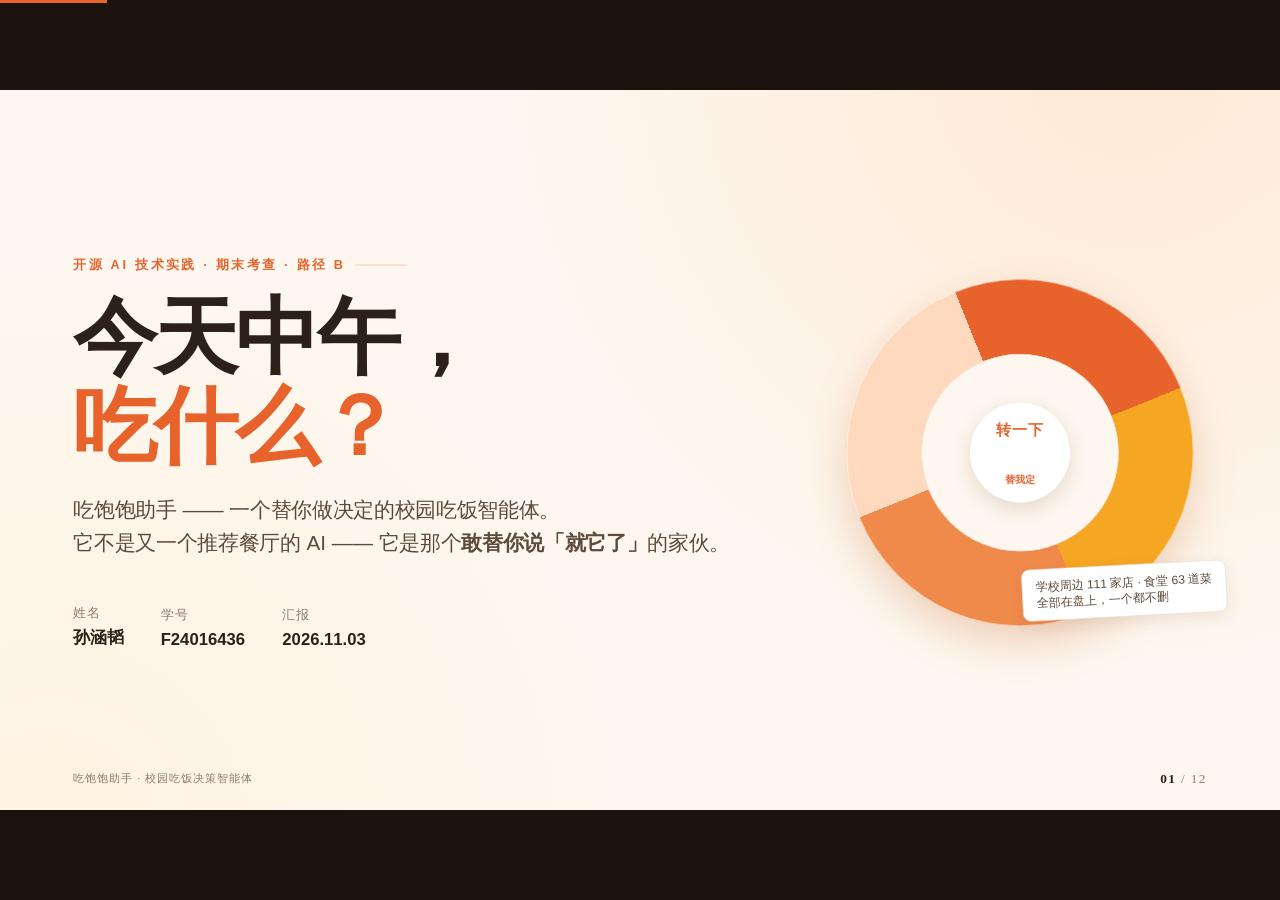
<file: slides.html>
<!DOCTYPE html>
<html lang="zh-CN">
<head>
<meta charset="UTF-8">
<meta name="viewport" content="width=device-width, initial-scale=1.0">
<title>吃饱饱助手 · 期末答辩</title>
<style>
/* ============================================================
   0. 设计令牌 —— 与产品 UI 同一套色（暖橙 #E8622C + 米白 #FDF7EF）
   ============================================================ */
:root{
  --paper:#FDF7EF;
  --paper-2:#FFFDF9;
  --ink:#2B2118;
  --ink-2:#5C4A3A;
  --muted:#8A7C6E;
  --line:#EADDCB;
  --orange:#E8622C;
  --orange-2:#F08A4B;
  --soft:#FFE6D5;
  --soft-2:#FFF1E4;
  --green:#5E8F4E;
  --red:#C0574E;
  --wechat:#95EC69;
  --r:14px;
  --ease:cubic-bezier(.16,1,.3,1);
  --font-cn:"PingFang SC","Microsoft YaHei","Source Han Sans SC","Noto Sans SC",sans-serif;
  --font-num:Georgia,"Times New Roman","Songti SC",serif;
}

*{margin:0;padding:0;box-sizing:border-box;}

/* ============================================================
   1. 固定 16:9 舞台（1920×1080）—— 整块缩放，不重排
   ============================================================ */
html,body{
  width:100%;height:100%;margin:0;overflow:hidden;
  background:#1A130D;
}
.deck-viewport{position:fixed;inset:0;overflow:hidden;background:#1A130D;}
.deck-stage{
  position:absolute;left:0;top:0;width:1920px;height:1080px;
  overflow:hidden;transform-origin:0 0;background:var(--paper);
}

/* ============================================================
   2. 幻灯片容器
   ============================================================ */
.slide{
  position:absolute;inset:0;width:1920px;height:1080px;overflow:hidden;
  display:block;visibility:hidden;opacity:0;pointer-events:none;
  background:var(--paper);
  padding:86px 110px 78px;
  color:var(--ink);
  font-family:var(--font-cn);
}
.slide.active,.slide.visible{visibility:visible;opacity:1;pointer-events:auto;z-index:1;}

/* 纸面底纹：极淡的暖光，避免纯色平板 */
.slide::before{
  content:"";position:absolute;inset:0;pointer-events:none;
  background:
    radial-gradient(circle at 88% -6%, #FFE9D6 0%, transparent 46%),
    radial-gradient(circle at 4% 104%, #FFF3E2 0%, transparent 40%);
}
.slide > *{position:relative;z-index:2;}

/* ============================================================
   3. 通用排版元件
   ============================================================ */
.kicker{
  font-size:19px;letter-spacing:.22em;color:var(--orange);
  font-weight:700;text-transform:uppercase;
  display:flex;align-items:center;gap:14px;
}
.kicker::after{
  content:"";height:1px;width:78px;background:var(--orange);opacity:.45;
}
h2{
  font-size:74px;line-height:1.16;font-weight:800;letter-spacing:-.02em;
  margin-top:22px;max-width:1500px;
}
h2 em{font-style:normal;color:var(--orange);}
.lead{
  margin-top:26px;font-size:27px;line-height:1.72;color:var(--ink-2);max-width:1180px;
}
.lead strong{color:var(--ink);font-weight:700;}

/* 页脚：统一页码 */
.foot{
  position:absolute;left:110px;right:110px;bottom:36px;
  display:flex;justify-content:space-between;align-items:center;
  font-size:17px;color:var(--muted);letter-spacing:.06em;
}
.foot .pg{font-family:var(--font-num);font-size:20px;letter-spacing:.1em;}
.foot .pg b{color:var(--ink);font-weight:700;}

/* 背景大转盘装饰（封面 / 尾页 / 内容页角标） */
.wheel-deco{
  position:absolute;border-radius:50%;pointer-events:none;
  background:conic-gradient(from 0deg,
    #E8622C 0deg 90deg,#F5A623 90deg 180deg,
    #F08A4B 180deg 270deg,#FFE6D5 270deg 360deg);
  -webkit-mask:radial-gradient(circle, transparent 62%, #000 63%);
          mask:radial-gradient(circle, transparent 62%, #000 63%);
  opacity:.16;animation:slowspin 90s linear infinite;
}
@keyframes slowspin{to{transform:rotate(360deg);}}

/* ============================================================
   4. 入场动画
   ============================================================ */
.rv{opacity:0;transform:translateY(26px);
    transition:opacity .62s var(--ease),transform .62s var(--ease);}
.slide.visible .rv{opacity:1;transform:none;}
.slide.visible .rv:nth-child(1){transition-delay:.04s;}
.slide.visible .rv:nth-child(2){transition-delay:.12s;}
.slide.visible .rv:nth-child(3){transition-delay:.20s;}
.slide.visible .rv:nth-child(4){transition-delay:.28s;}
.slide.visible .rv:nth-child(5){transition-delay:.36s;}
.slide.visible .rv:nth-child(6){transition-delay:.44s;}
.slide.visible .rv:nth-child(7){transition-delay:.52s;}
.slide.visible .rv:nth-child(8){transition-delay:.60s;}

/* ============================================================
   5. P1 封面
   ============================================================ */
.cover{display:flex;align-items:center;justify-content:space-between;height:100%;}
.cover-left{max-width:1020px;}
.cover h1{
  font-size:126px;line-height:1.06;font-weight:800;letter-spacing:-.035em;
}
.cover h1 .q{color:var(--orange);}
.cover .sub{
  margin-top:34px;font-size:31px;color:var(--ink-2);line-height:1.6;
}
.cover .who{
  margin-top:66px;display:flex;gap:56px;align-items:flex-end;
  font-size:20px;color:var(--muted);letter-spacing:.04em;
}
.cover .who b{display:block;font-size:25px;color:var(--ink);font-weight:700;letter-spacing:0;margin-top:8px;}
.cover-right{position:relative;width:560px;height:560px;display:grid;place-items:center;}
.cover-wheel{
  width:520px;height:520px;border-radius:50%;
  background:conic-gradient(from -22deg,
     #E8622C 0deg 90deg,#F5A623 90deg 180deg,
     #F08A4B 180deg 270deg,#FFD9BE 270deg 360deg);
  box-shadow:0 26px 60px rgba(200,110,50,.28), inset 0 0 0 1px rgba(255,255,255,.5);
  animation:slowspin 60s linear infinite;
}
.cover-wheel::after{
  content:"";position:absolute;inset:132px;border-radius:50%;background:var(--paper);
  box-shadow:inset 0 0 0 1px var(--line);
}
.cover-pin{
  position:absolute;width:150px;height:150px;border-radius:50%;
  background:#fff;display:grid;place-items:center;text-align:center;
  font-size:23px;font-weight:800;color:var(--orange);letter-spacing:.06em;
  box-shadow:0 10px 28px rgba(120,60,20,.16);
  line-height:1.25;
}
.cover-note{
  position:absolute;right:-30px;bottom:34px;background:#fff;border:1px solid var(--line);
  border-radius:12px;padding:14px 20px;font-size:18px;color:var(--ink-2);
  box-shadow:0 8px 22px rgba(120,60,20,.1);transform:rotate(-3deg);
}

/* ============================================================
   6. P2 聊天记录
   ============================================================ */
.chat-wrap{display:flex;gap:96px;align-items:center;height:100%;}
.phone{
  position:relative;width:468px;flex:none;
  background:#EDEDED;border-radius:46px;padding:13px;
  box-shadow:0 30px 70px rgba(80,45,20,.22);
  transform:rotate(-1.4deg);
}
.phone-in{background:#F2F2F2;border-radius:36px;overflow:hidden;}
.phone-bar{
  background:#EDEDED;padding:12px 22px 8px;display:flex;justify-content:space-between;
  font-size:14px;color:#666;font-weight:600;
}
.phone-head{
  background:#EDEDED;padding:6px 22px 14px;text-align:center;
  border-bottom:1px solid #DCDCDC;
}
.phone-head .t{font-size:19px;font-weight:700;color:#222;}
.phone-head .s{font-size:12px;color:#999;margin-top:3px;}
.chat{background:#F2F2F2;padding:18px 16px 24px;display:flex;flex-direction:column;gap:14px;}
.stamp{text-align:center;font-size:12px;color:#AAA;margin-bottom:2px;}
.row{display:flex;gap:10px;align-items:flex-start;}
.row.me{flex-direction:row-reverse;}
.ava{
  width:40px;height:40px;border-radius:8px;flex:none;display:grid;place-items:center;
  font-size:17px;font-weight:700;color:#fff;
}
.ava.a{background:#7C9EC7;}
.ava.b{background:#E09A5A;}
.bub{
  max-width:266px;padding:11px 15px;border-radius:8px;font-size:17px;line-height:1.55;
  background:#fff;color:#1A1A1A;position:relative;box-shadow:0 1px 1px rgba(0,0,0,.04);
}
.row.me .bub{background:var(--wechat);}
.bub::before{
  content:"";position:absolute;top:13px;left:-7px;border:6px solid transparent;
  border-right-color:#fff;
}
.row.me .bub::before{left:auto;right:-7px;border-right-color:transparent;border-left-color:var(--wechat);}
.chat-side{flex:1;padding-bottom:10px;}
.chat-side .big{
  font-family:var(--font-num);font-size:150px;line-height:1;color:var(--orange);
  letter-spacing:-.02em;display:flex;align-items:baseline;gap:18px;
}
.chat-side .big small{font-family:var(--font-cn);font-size:28px;color:var(--ink-2);letter-spacing:0;}
.chat-side .big .slash{color:var(--line);font-size:110px;}
.chat-side .big .zero{color:var(--ink);}
.chat-side ul{margin-top:34px;list-style:none;display:flex;flex-direction:column;gap:20px;}
.chat-side li{
  font-size:26px;line-height:1.66;color:var(--ink-2);padding-left:28px;position:relative;
}
.chat-side li::before{
  content:"";position:absolute;left:0;top:16px;width:10px;height:10px;border-radius:50%;
  background:var(--orange);
}
.chat-side li b{color:var(--ink);}

/* ============================================================
   7. P3 竞品对比表
   ============================================================ */
.cmp{margin-top:38px;border-top:2px solid var(--ink);}
.cmp-row{display:grid;grid-template-columns:212px 1fr 1fr 1.06fr;align-items:stretch;}
.cmp-row > div{padding:22px 26px;font-size:23px;line-height:1.55;border-bottom:1px solid var(--line);}
.cmp-head > div{
  font-size:19px;letter-spacing:.1em;color:var(--muted);font-weight:700;
  padding-top:14px;padding-bottom:14px;border-bottom:1px solid var(--line);
}
.cmp-head .us{color:var(--orange);}
.cmp-row .dim{color:var(--muted);font-size:21px;letter-spacing:.02em;display:flex;align-items:center;}
.cmp-row .us{background:var(--soft-2);border-left:1px solid var(--soft);border-right:1px solid var(--soft);}
.cmp-head .us{border-radius:var(--r) var(--r) 0 0;}
.cmp-row:last-child .us{border-radius:0 0 var(--r) var(--r);}
.cmp .muted{color:var(--muted);}
.cmp .bad::before{content:"✕ ";color:var(--red);font-weight:700;}
.cmp .good{font-weight:700;color:var(--ink);}
.cmp-foot{
  margin-top:30px;font-size:34px;font-weight:800;letter-spacing:-.01em;color:var(--ink);
}
.cmp-foot .hl{color:var(--orange);}

/* ============================================================
   8. P4 五层链路
   ============================================================ */
.chain{display:flex;align-items:stretch;gap:0;margin-top:56px;}
.step{
  flex:1;background:var(--paper-2);border:1px solid var(--line);border-radius:var(--r);
  padding:26px 24px 24px;position:relative;
}
.step .n{
  font-family:var(--font-num);font-size:16px;letter-spacing:.16em;color:var(--muted);
}
.step .nm{font-size:33px;font-weight:800;margin-top:6px;letter-spacing:-.01em;}
.step .ct{
  margin-top:14px;font-size:20px;color:var(--orange);font-weight:700;
  font-family:var(--font-num);letter-spacing:.02em;
}
.step .ct span{font-family:var(--font-cn);font-size:18px;color:var(--muted);font-weight:400;}
.arrow{
  width:42px;display:grid;place-items:center;color:var(--line);font-size:26px;flex:none;
}
.step.hi{background:var(--soft-2);border-color:#FBC9A8;box-shadow:0 10px 26px rgba(200,110,50,.1);}
.step .tag{
  position:absolute;top:-13px;right:16px;background:var(--orange);color:#fff;
  font-size:14px;padding:3px 11px;border-radius:999px;font-weight:700;letter-spacing:.04em;
}
.principles{display:flex;gap:26px;margin-top:52px;}
.pr{
  flex:1;background:#fff;border:1px solid var(--line);border-radius:var(--r);
  padding:26px 28px;box-shadow:0 6px 18px rgba(120,60,20,.05);
}
.pr .h{font-size:25px;font-weight:800;display:flex;align-items:center;gap:12px;}
.pr .d{margin-top:12px;font-size:21px;line-height:1.62;color:var(--ink-2);}
.pr .d b{color:var(--orange);}

/* ============================================================
   9. 截图页
   ============================================================ */
.shots{display:flex;gap:44px;margin-top:44px;align-items:flex-start;}
.shot{flex:1;}
.shot .frame{
  height:552px;display:flex;align-items:center;justify-content:center;
  background:#fff;border:1px solid var(--line);border-radius:12px;overflow:hidden;
  box-shadow:0 16px 40px rgba(110,60,25,.13);
}
.shot .frame img{
  max-width:100%;max-height:100%;width:auto;height:auto;display:block;
}
.shot .cap{margin-top:18px;font-size:20px;color:var(--ink-2);line-height:1.55;}
.shot .cap b{color:var(--ink);}

/* ============================================================
   10. 代码页
   ============================================================ */
.code-layout{display:flex;gap:56px;margin-top:44px;align-items:flex-start;}
.codebox{
  flex:1.15;background:#241A12;border-radius:14px;padding:30px 34px;
  box-shadow:0 20px 50px rgba(60,30,10,.28);overflow:hidden;
}
.codebox .bar{display:flex;gap:8px;margin-bottom:20px;}
.codebox .bar i{width:11px;height:11px;border-radius:50%;background:#4A382B;display:block;}
.codebox .bar i:first-child{background:#C0574E;}
.codebox .bar i:nth-child(2){background:#D9A441;}
.codebox .bar i:nth-child(3){background:#5E8F4E;}
.codebox pre{
  font-family:"Cascadia Code","Consolas","SF Mono",monospace;
  font-size:19px;line-height:1.72;color:#EFE3D6;white-space:pre;overflow:hidden;
}
.codebox .kw{color:#F08A4B;}
.codebox .st{color:#9DC17A;}
.codebox .cm{color:#7A6552;font-style:italic;}
.codebox .fn{color:#EBC06A;}
.codebox .num{color:#D98B6A;}
.log{
  margin-top:20px;background:#1E1610;border-radius:10px;padding:16px 20px;
  font-family:"Cascadia Code","Consolas",monospace;font-size:17px;color:#9DC17A;
  letter-spacing:.02em;line-height:1.7;white-space:nowrap;overflow:hidden;
}
.log .t{color:#7A6552;}
.side-list{flex:1;display:flex;flex-direction:column;gap:22px;}
.sl-item{display:flex;gap:16px;}
.sl-item .dot{
  flex:none;width:34px;height:34px;border-radius:50%;background:var(--soft);
  color:var(--orange);display:grid;place-items:center;font-weight:800;font-size:17px;margin-top:4px;
}
.sl-item .t1{font-size:25px;font-weight:800;}
.sl-item .t2{margin-top:7px;font-size:21px;line-height:1.62;color:var(--ink-2);}

/* ============================================================
   11. 四条页
   ============================================================ */
.four-layout{display:flex;gap:64px;align-items:center;margin-top:36px;}
.four-text{flex:1;}
.four-text .blk{margin-bottom:30px;}
.four-text .bt{font-size:27px;font-weight:800;display:flex;align-items:center;gap:12px;}
.four-text .bd{margin-top:9px;font-size:21px;line-height:1.66;color:var(--ink-2);}
.four-text .bd b{color:var(--orange);}
.four-img{flex:1.22;}
.four-img img{
  width:100%;display:block;border-radius:12px;border:1px solid var(--line);
  box-shadow:0 18px 44px rgba(110,60,25,.14);background:#fff;
}

/* ============================================================
   12. 架构图
   ============================================================ */
.arch{margin-top:52px;display:flex;flex-direction:column;gap:0;align-items:center;}
.arch-row{display:flex;align-items:center;justify-content:center;gap:20px;width:100%;}
.abox{
  background:#fff;border:1.5px solid var(--line);border-radius:var(--r);
  padding:20px 26px;text-align:center;min-width:200px;
  box-shadow:0 6px 16px rgba(120,60,20,.05);
}
.abox .an{font-size:24px;font-weight:800;letter-spacing:-.01em;}
.abox .ad{font-size:16px;color:var(--muted);margin-top:6px;letter-spacing:.03em;}
.abox.acc{background:var(--orange);border-color:var(--orange);color:#fff;box-shadow:0 12px 28px rgba(232,98,44,.28);}
.abox.acc .ad{color:#FFE1CE;}
.abox.wide{min-width:auto;flex:1;}
.tools{display:flex;gap:10px;flex-wrap:wrap;justify-content:center;margin-top:14px;}
.tool{
  font-size:15px;font-family:"Cascadia Code","Consolas",monospace;
  background:var(--soft-2);border:1px solid var(--soft);color:#9A4A1E;
  padding:5px 11px;border-radius:6px;letter-spacing:.01em;
}
.vline{width:2px;height:34px;background:var(--line);}
.vline .no{display:none;}
.arch-note{margin-top:26px;font-size:20px;color:var(--muted);text-align:center;letter-spacing:.02em;}

/* ============================================================
   13. 表格页（课堂实验对照 / 合规）
   ============================================================ */
.tbl{margin-top:34px;border-top:2px solid var(--ink);}
.tbl-row{display:grid;grid-template-columns:330px 1fr 1.08fr;border-bottom:1px solid var(--line);}
.tbl-row > div{padding:20px 24px;font-size:22px;line-height:1.58;}
.tbl-head > div{
  font-size:17px;letter-spacing:.12em;color:var(--muted);font-weight:700;padding:12px 24px;
}
.tbl .k{font-weight:700;color:var(--ink);font-size:21px;}
.tbl .k span{display:block;font-size:15px;color:var(--muted);font-weight:400;letter-spacing:.06em;margin-top:4px;}
.tbl .v{color:var(--ink-2);}
.tbl .v b{color:var(--orange);}

/* ============================================================
   14. 三卡页（合规 / 不足）
   ============================================================ */
.cards{display:flex;gap:30px;margin-top:46px;}
.card{
  flex:1;background:#fff;border:1px solid var(--line);border-radius:16px;
  padding:32px 32px 34px;box-shadow:0 8px 22px rgba(120,60,20,.055);
  display:flex;flex-direction:column;
}
.card .ic{font-size:36px;line-height:1;}
.card .ct{font-size:29px;font-weight:800;margin-top:16px;letter-spacing:-.01em;}
.card .cd{margin-top:14px;font-size:21px;line-height:1.7;color:var(--ink-2);flex:1;}
.card .cd b{color:var(--ink);}
.card .now{
  margin-top:18px;padding-top:16px;border-top:1px dashed var(--line);
  font-size:18px;color:var(--muted);line-height:1.6;
}
.card .now em{font-style:normal;color:var(--orange);font-weight:700;}
.card .soon{margin-top:12px;font-size:19px;color:var(--ink-2);line-height:1.6;}
.card .soon b{color:var(--orange);}

/* ============================================================
   15. 结尾页
   ============================================================ */
.end{display:flex;flex-direction:column;justify-content:center;height:916px;}
.end h1{
  font-size:104px;line-height:1.18;font-weight:800;letter-spacing:-.03em;
}
.end h1 em{font-style:normal;color:var(--orange);}
.end .line{margin-top:44px;font-size:27px;color:var(--ink-2);line-height:1.7;}
.end .cmd{
  margin-top:54px;display:inline-flex;align-items:center;gap:16px;align-self:flex-start;
  background:#241A12;color:#F0E4D6;border-radius:12px;padding:18px 28px;
  font-family:"Cascadia Code","Consolas",monospace;font-size:20px;
}
.end .cmd .dotg{width:9px;height:9px;border-radius:50%;background:#6C9A5B;}

/* ============================================================
   16. 播放控件（舞台外）
   ============================================================ */
.deck-controls{
  position:fixed;left:50%;bottom:24px;transform:translateX(-50%);
  display:flex;align-items:center;gap:14px;z-index:1000;
  background:rgba(35,25,17,.72);backdrop-filter:blur(10px);
  border:1px solid rgba(255,255,255,.12);
  padding:9px 18px;border-radius:999px;
  font-family:-apple-system,"Segoe UI",sans-serif;font-size:13px;color:#E9DCCB;
  opacity:0;transition:opacity .35s ease;
}
.deck-controls:hover,.deck-controls.show{opacity:1;}
.deck-controls button{
  background:none;border:none;color:#E9DCCB;cursor:pointer;font-size:14px;
  padding:4px 8px;border-radius:6px;transition:background .2s;
}
.deck-controls button:hover{background:rgba(255,255,255,.14);}
.deck-controls .sep{width:1px;height:16px;background:rgba(255,255,255,.2);}
.progress{
  position:fixed;left:0;top:0;height:3px;background:var(--orange);
  z-index:1001;transition:width .35s var(--ease);
}
@media print{
  html,body{width:1920px;height:auto;overflow:visible;background:#fff;}
  .deck-viewport{position:static;overflow:visible;background:#fff;}
  .deck-stage{position:static;width:auto;height:auto;transform:none !important;background:none;}
  .slide{position:relative;display:block !important;visibility:visible !important;
         opacity:1 !important;pointer-events:auto !important;width:1920px;height:1080px;
         break-after:page;page-break-after:always;}
  .slide:last-child{break-after:auto;page-break-after:auto;}
  .deck-controls,.progress{display:none !important;}
}
@media (prefers-reduced-motion:reduce){
  *,*::before,*::after{animation-duration:.01ms !important;transition-duration:.2s !important;}
}
</style>
</head>
<body>

<div class="progress" id="progress"></div>
<div class="deck-viewport">
<main class="deck-stage" id="deckStage">

<!-- ============================================================
     P1 · 封面
     ============================================================ -->
<section class="slide active" data-title="封面">
  <div class="cover">
    <div class="cover-left">
      <div class="kicker rv">开源 AI 技术实践 · 期末考查 · 路径 B</div>
      <h1 class="rv" style="margin-top:28px;">今天中午，<br><span class="q">吃什么？</span></h1>
      <p class="sub rv">吃饱饱助手 —— 一个替你做决定的校园吃饭智能体。<br>
        它不是又一个推荐餐厅的 AI —— 它是那个<b>敢替你说「就它了」</b>的家伙。</p>
      <div class="who rv">
        <div>姓名<b>孙涵韬</b></div>
        <div>学号<b>F24016436</b></div>
        <div>汇报<b>2026.11.03</b></div>
      </div>
    </div>
    <div class="cover-right rv">
      <div class="cover-wheel"></div>
      <div class="cover-pin">转一下<br><span style="font-size:15px;font-weight:600;letter-spacing:0;">替我定</span></div>
      <div class="cover-note">学校周边 111 家店 · 食堂 63 道菜<br>全部在盘上，一个都不删</div>
    </div>
  </div>
  <div class="foot"><span>吃饱饱助手 · 校园吃饭决策智能体</span><span class="pg"><b>01</b> / 12</span></div>
</section>

<!-- ============================================================
     P2 · 那一顿饭（聊天记录）
     ============================================================ -->
<section class="slide" data-title="问题现场">
  <div class="kicker rv">01 · 问题是什么</div>
  <div class="chat-wrap">
    <div class="phone rv">
      <div class="phone-in">
        <div class="phone-bar"><span>12:04</span><span>5G ▮▮▮ 82%</span></div>
        <div class="phone-head">
          <div class="t">3 号楼 · 室友群 (2)</div>
          <div class="s">昨天 23:41 最后一条</div>
        </div>
        <div class="chat">
          <div class="stamp">今天 12:04</div>
          <div class="row">
            <div class="ava a">A</div>
            <div class="bub">今天咱们中午吃啥？</div>
          </div>
          <div class="row me">
            <div class="ava b">B</div>
            <div class="bub">不知道，随便都可以。</div>
          </div>
          <div class="row">
            <div class="ava a">A</div>
            <div class="bub">那吃火锅？</div>
          </div>
          <div class="row me">
            <div class="ava b">B</div>
            <div class="bub">太热了，不是很想去吃。</div>
          </div>
          <div class="row">
            <div class="ava a">A</div>
            <div class="bub">那烤肉？</div>
          </div>
          <div class="row me">
            <div class="ava b">B</div>
            <div class="bub">烤肉太麻烦了，还要自己烤。</div>
          </div>
          <div class="row">
            <div class="ava a">A</div>
            <div class="bub">那到底吃什么？</div>
          </div>
          <div class="row me">
            <div class="ava b">B</div>
            <div class="bub">随便啊，都可以。</div>
          </div>
        </div>
      </div>
    </div>

    <div class="chat-side rv">
      <div class="big">8<span class="slash">/</span><span class="zero">0</span><small>轮对话，<br>零个决定</small></div>
      <ul>
        <li>两个人<b>都不挑</b>，却在这儿卡了整整八轮。</li>
        <li>不是没得吃 —— 学校周边 <b>111 家店</b>、食堂 <b>63 道菜</b>，加起来 174 个选项。</li>
        <li>缺的不是选项，是<b>一个把「选」这个动作做完的东西</b>。</li>
        <li>最后往往是随便进一家，然后两个人都吃得不太高兴。</li>
      </ul>
    </div>
  </div>
  <div class="foot"><span>01 · 问题现场</span><span class="pg"><b>02</b> / 12</span></div>
</section>

<!-- ============================================================
     P3 · 竞品对比
     ============================================================ -->
<section class="slide" data-title="和它们比">
  <div class="kicker rv">02 · 为什么现有工具救不了这一顿饭</div>
  <h2 class="rv">它们都在<b>给选项</b>，<br>而我要的是<em>一个答案</em>。</h2>

  <div class="cmp rv">
    <div class="cmp-row cmp-head">
      <div></div>
      <div>豆包 / 通用对话 AI</div>
      <div>外卖 App</div>
      <div class="us">吃饱饱助手</div>
    </div>
    <div class="cmp-row">
      <div class="dim">它给你什么</div>
      <div class="muted">一份更长的清单：「火锅、烤肉、日料、川菜…还有这些」</div>
      <div class="muted">你半径内那几家，按销量和投放排给你</div>
      <div class="us good">一个决定，和一个「换一个」的按钮</div>
    </div>
    <div class="cmp-row">
      <div class="dim">你的下一步</div>
      <div class="muted">还得自己挑 —— 本来就没想法，看完更没想法</div>
      <div class="muted">点开看看，发现还是那几家</div>
      <div class="us good">转完就走，不用再纠结</div>
    </div>
    <div class="cmp-row">
      <div class="dim">吃到第三次</div>
      <div class="muted">每次都要从头问一遍</div>
      <div class="muted bad">腻了 —— 算法越准，越只推同一批</div>
      <div class="us good">174 个候选全在盘上，每次都不一样</div>
    </div>
    <div class="cmp-row">
      <div class="dim">能不能拒绝</div>
      <div class="muted">说「不想吃这个」，它换个说法再推一遍</div>
      <div class="muted">只能划走，下次还推</div>
      <div class="us good">拒掉的权重清零，剩下的概率真的重排</div>
    </div>
  </div>

  <div class="cmp-foot rv">别人给你<span style="color:var(--muted)">更多选项</span>，<span class="hl">我们帮你减少选项。</span></div>
  <div class="foot"><span>02 · 差异在哪</span><span class="pg"><b>03</b> / 12</span></div>
</section>

<!-- ============================================================
     P4 · 五层转盘
     ============================================================ -->
<section class="slide" data-title="五层转盘">
  <div class="kicker rv">03 · 核心机制</div>
  <h2 class="rv">把「选择」拆成<em>五次抛硬币</em>。</h2>
  <p class="lead rv">每一层只问一个特别小的问题，小到你不用思考 —— <b>五次之后就只剩一个答案了</b>。
    这五次都是真随机，不是从「推荐列表」里挑一个。</p>

  <div class="chain rv">
    <div class="step">
      <div class="n">L0</div><div class="nm">餐别</div>
      <div class="ct">2 <span>正餐 / 甜品饮料</span></div>
    </div>
    <div class="arrow">→</div>
    <div class="step">
      <div class="n">L1</div><div class="nm">场景</div>
      <div class="ct">3 <span>食堂 / 外面 / 外卖</span></div>
    </div>
    <div class="arrow">→</div>
    <div class="step">
      <div class="n">L2</div><div class="nm">口味</div>
      <div class="ct">2 <span>辣 / 不辣（甜品跳过）</span></div>
    </div>
    <div class="arrow">→</div>
    <div class="step">
      <div class="n">L3</div><div class="nm">菜系</div>
      <div class="ct">13 <span>类，按候选真实分布生成</span></div>
    </div>
    <div class="arrow">→</div>
    <div class="step hi">
      <div class="tag">最后落点</div>
      <div class="n">L4</div><div class="nm">菜品</div>
      <div class="ct">174 <span>够格就全上盘</span></div>
    </div>
  </div>

  <div class="principles rv">
    <div class="pr">
      <div class="h">🎲 真随机</div>
      <div class="d">174 个候选<b>一个都不截断</b>。之前按评分只留前 24 个，等于偷偷删掉了 86% 的选项。</div>
    </div>
    <div class="pr">
      <div class="h">🚫 可拒绝</div>
      <div class="d">拒掉的选项权重清零、本次会话永不复活，<b>剩下的按权重重新归一化</b>，扇区上的百分比当场变。</div>
    </div>
    <div class="pr">
      <div class="h">🎯 元选项不上盘</div>
      <div class="d">「随便」不是一个能被抽中的结果，是「这层我不要了」的操作 —— 所以它<b>站在盘外</b>，不占扇区。</div>
    </div>
  </div>
  <div class="foot"><span>03 · 核心机制</span><span class="pg"><b>04</b> / 12</span></div>
</section>

<!-- ============================================================
     P5 · 界面截图
     ============================================================ -->
<section class="slide" data-title="界面走一遍">
  <div class="kicker rv">04 · 它长什么样</div>
  <h2 class="rv">转一下，就是一下。</h2>

  <div class="shots rv">
    <div class="shot">
      <div class="frame"><img src="[data-uri]" alt="第一层转盘：正餐 / 甜品饮料各 50%，盘外三个按钮"></div>
      <div class="cap"><b>第 0 层 · 餐别</b> —— 两个扇区各 50%，百分比是后端算的真实权重。
        三个按钮全在盘外：「就要这个」「换一个（拒绝）」「都行，你替我定」—— 盘上只放<b>能被抽中的真选项</b>。</div>
    </div>
    <div class="shot">
      <div class="frame"><img src="[data-uri]" alt="菜品层：食堂快餐简餐 4 个格子"></div>
      <div class="cap"><b>第 4 层 · 菜品</b> —— 格子跳动 28～44 次后减速停下，停下的那格放大成名片。
        同一道菜只占一格：两家都在卖的「麻辣烫」合成一格，标「2 家都有 · ¥14 起」。</div>
    </div>
  </div>
  <div class="foot"><span>04 · 界面</span><span class="pg"><b>05</b> / 12</span></div>
</section>

<!-- ============================================================
     P6 · 真随机代码
     ============================================================ -->
<section class="slide" data-title="概率是算出来的">
  <div class="kicker rv">05 · 关键代码（我自己写的）</div>
  <h2 class="rv">概率不是动画，是<em>算出来的</em>。</h2>

  <div class="code-layout rv">
    <div class="codebox">
      <div class="bar"><i></i><i></i><i></i></div>
<pre><span class="kw">class</span> <span class="fn">WheelEngine</span>:
    <span class="st">"""真实权重概率模型：抽中衰减 / 拒绝清零 / 归一化"""</span>
    DECAY = <span class="num">0.6</span>              <span class="cm"># 抽中后衰减，避免连着抽同一个</span>

    <span class="kw">def</span> <span class="fn">probabilities</span>(self, layer, options):
        w = self._ensure(layer, options)
        total = <span class="fn">sum</span>(w.values())
        <span class="kw">return</span> {o: <span class="fn">round</span>(w[o] / total, <span class="num">4</span>) <span class="kw">for</span> o <span class="kw">in</span> options}

    <span class="kw">def</span> <span class="fn">reject</span>(self, layer, item):
        <span class="cm"># 拒绝：本次会话内权重清零，永不复活</span>
        self.weights[layer][item] = <span class="num">0.0</span>

    <span class="kw">def</span> <span class="fn">decay</span>(self, layer, item):
        self.weights[layer][item] *= self.DECAY</pre>
      <div class="log"><span class="t">[TOOL]</span> source=orchestrator tool_calls=1 layer=meal name=build_wheel<br>
      <span class="t">[ACC]</span> key=食堂 → reject 前后概率：(0.5, 0.5) → (0.0, 1.0)</div>
    </div>

    <div class="side-list">
      <div class="sl-item">
        <div class="dot">1</div>
        <div>
          <div class="t1">权重存在后端，不在前端</div>
          <div class="t2">前端只负责画。扇区上那个百分比，是把后端算出来的数直接显示 —— 所以拒绝之后它会变，而且不重播动画也会变。</div>
        </div>
      </div>
      <div class="sl-item">
        <div class="dot">2</div>
        <div>
          <div class="t1">模型读的是结构化 tool_calls</div>
          <div class="t2">不是解析「🔧」这种字符串。日志里 <b>tool_calls=1</b> 是从 <span style="font-family:Consolas,monospace;font-size:19px;">resp.choices[0].message.tool_calls</span> 里数出来的。</div>
        </div>
      </div>
      <div class="sl-item">
        <div class="dot">3</div>
        <div>
          <div class="t1">关键词只在模型挂了才兜底</div>
          <div class="t2">异常或返回空时才会走关键词分支，并打上黄色「兜底模式」标签 —— 正常演示里这个标签不该出现。</div>
        </div>
      </div>
    </div>
  </div>
  <div class="foot"><span>05 · 关键代码</span><span class="pg"><b>06</b> / 12</span></div>
</section>

<!-- ============================================================
     P7 · 四条推荐
     ============================================================ -->
<section class="slide" data-title="四条并列">
  <div class="kicker rv">06 · 收尾</div>
  <h2 class="rv">转完之后，<br>给你 <em>四条</em> 并排的方案。</h2>

  <div class="four-layout rv">
    <div class="four-text">
      <div class="blk">
        <div class="bt">🍱 同一份数据，四个维度各挑一条</div>
        <div class="bd">综合最佳 / 最近 / 最便宜 / 评分最高。不是四段 if-else，是同一个 <b>finalize()</b> 按四个排序键各取一条，还自动去重。</div>
      </div>
      <div class="blk">
        <div class="bt">🍋 一道菜只占一个格子</div>
        <div class="bd">三家的「冰鲜柠檬水」合成一格。同名单菜占三个坑，等于把「抽哪道菜」偷偷变成「抽哪家店」。</div>
      </div>
      <div class="blk">
        <div class="bt">🏪 选完菜，四条切换成「比店」</div>
        <div class="bd">这道菜 3 家都在卖 → 那四条就变成 <b>去哪家买更值</b>：顾唐路 ¥7 走 8 分钟、三信广场 ¥10 走 6 分钟、花园城 ¥8 走 7 分钟。</div>
      </div>
    </div>
    <div class="four-img">
      <img src="[data-uri]" alt="同一道菜三家店的四条对比">
    </div>
  </div>
  <div class="foot"><span>06 · 四条并列</span><span class="pg"><b>07</b> / 12</span></div>
</section>

<!-- ============================================================
     P8 · 架构图
     ============================================================ -->
<section class="slide" data-title="架构">
  <div class="kicker rv">07 · 它是怎么跑起来的</div>
  <h2 class="rv">模型负责<b>听懂人话</b>，<br>状态机负责<em>每一层都对</em>。</h2>

  <div class="arch rv">
    <svg viewBox="0 0 1660 560" style="width:100%;height:auto;display:block;" role="img" aria-label="架构图">
      <defs>
        <marker id="arw" markerWidth="11" markerHeight="10" refX="10" refY="5" orient="auto">
          <path d="M0,0 L11,5 L0,10 Z" fill="#C9B7A3"/>
        </marker>
      </defs>
  <rect x="132" y="6" width="1528" height="74" rx="12" fill="#FFFFFF" stroke="#EADDCB" stroke-width="1"/>
  <text x="0" y="50" font-size="18" fill="#8A7C6E" letter-spacing="2">用户层</text>
  <text x="162" y="39" font-size="26" font-weight="700" fill="#2B2118">你</text>
  <text x="162" y="65" font-size="17" fill="#8A7C6E">「随便，你定」—— 一句话就够，不用想菜单</text>
  <text x="1632" y="50" font-size="17" fill="#B9AFA6" text-anchor="end">说一句话</text>
  <line x1="896" y1="84" x2="896" y2="99" stroke="#C9B7A3" stroke-width="2.4" marker-end="url(#arw)"/>
  <rect x="132" y="98" width="1528" height="74" rx="12" fill="#FFFFFF" stroke="#EADDCB" stroke-width="1"/>
  <text x="0" y="142" font-size="18" fill="#8A7C6E" letter-spacing="2">界面层</text>
  <text x="162" y="131" font-size="26" font-weight="700" fill="#2B2118">ui/ 桌面窗口</text>
  <text x="162" y="157" font-size="17" fill="#8A7C6E">原生 HTML + Canvas 转盘，零第三方框架</text>
  <text x="1632" y="142" font-size="17" fill="#B9AFA6" text-anchor="end">点、转、看</text>
  <line x1="896" y1="176" x2="896" y2="191" stroke="#C9B7A3" stroke-width="2.4" marker-end="url(#arw)"/>
  <rect x="132" y="190" width="1528" height="74" rx="12" fill="#FFF3EA" opacity="0.0"/>
  <rect x="132" y="190" width="1528" height="74" rx="12" fill="#E8622C" stroke="#E8622C" stroke-width="1.5"/>
  <text x="0" y="234" font-size="18" fill="#8A7C6E" letter-spacing="2">决策层</text>
  <text x="162" y="223" font-size="26" font-weight="700" fill="#FFFFFF">server.py 状态机</text>
  <text x="162" y="249" font-size="17" fill="#FFE1CE">五层往哪走由它决定，不靠模型猜下一步</text>
  <text x="1632" y="234" font-size="17" fill="#FFD3B8" text-anchor="end">推进流程</text>
  <line x1="896" y1="268" x2="896" y2="283" stroke="#C9B7A3" stroke-width="2.4" marker-end="url(#arw)"/>
  <rect x="132" y="282" width="1528" height="74" rx="12" fill="#FFFFFF" stroke="#EADDCB" stroke-width="1"/>
  <text x="0" y="326" font-size="18" fill="#8A7C6E" letter-spacing="2">模型层</text>
  <text x="162" y="315" font-size="26" font-weight="700" fill="#2B2118">agent.py · DeepSeek</text>
  <text x="162" y="341" font-size="17" fill="#8A7C6E">OpenAI 兼容接口，云端失败自动回退本地 Ollama</text>
  <text x="1632" y="326" font-size="17" fill="#B9AFA6" text-anchor="end">听懂 + 选工具</text>
  <line x1="896" y1="360" x2="896" y2="375" stroke="#C9B7A3" stroke-width="2.4" marker-end="url(#arw)"/>
  <rect x="132" y="374" width="1528" height="74" rx="12" fill="#FFFFFF" stroke="#EADDCB" stroke-width="1"/>
  <text x="0" y="418" font-size="18" fill="#8A7C6E" letter-spacing="2">能力层</text>
  <text x="162" y="407" font-size="26" font-weight="700" fill="#2B2118">tools.py · 10 个工具</text>
  <text x="162" y="433" font-size="17" fill="#8A7C6E">build_wheel / search_dish / finalize_decision … 共 10 个</text>
  <text x="1632" y="418" font-size="17" fill="#B9AFA6" text-anchor="end">造盘 / 抽签 / 收尾</text>
  <line x1="896" y1="452" x2="896" y2="467" stroke="#C9B7A3" stroke-width="2.4" marker-end="url(#arw)"/>
  <rect x="132" y="466" width="1528" height="74" rx="12" fill="#FFFFFF" stroke="#EADDCB" stroke-width="1"/>
  <text x="0" y="510" font-size="18" fill="#8A7C6E" letter-spacing="2">数据层</text>
  <text x="162" y="499" font-size="26" font-weight="700" fill="#2B2118">data/ + skills/</text>
  <text x="162" y="525" font-size="17" fill="#8A7C6E">63 道食堂菜 + 111 家商户 = 174 个候选；decision_skill 的 SKILL.md</text>
  <text x="1632" y="510" font-size="17" fill="#B9AFA6" text-anchor="end">断网也能跑</text>
    </svg>
  </div>
  <div class="arch-note rv">写文件、改长期记忆这类动作必须先确认；云端不可用时自动降级本地模型，界面会提示。</div>
  <div class="foot"><span>07 · 架构</span><span class="pg"><b>08</b> / 12</span></div>
</section>

<!-- ============================================================
     P9 · 与课堂实验的关系
     ============================================================ -->
<section class="slide" data-title="与课堂实验">
  <div class="kicker rv">08 · 增量在哪</div>
  <h2 class="rv">用了课上哪几块，<br>自己又加了什么。</h2>

  <div class="tbl rv">
    <div class="tbl-row tbl-head">
      <div>课堂实验</div><div>我用到的部分</div><div>我的增量</div>
    </div>
    <div class="tbl-row">
      <div class="k"><span>demo_1</span>Qwen 本地部署 + Streamlit 网页</div>
      <div class="v">本地模型跑通、网页界面、<b>断网也能用</b></div>
      <div class="v">把本地模型当<b>兜底</b>：云端失败自动切过去，五层照样转完</div>
    </div>
    <div class="tbl-row">
      <div class="k"><span>demo_3</span>百炼 Agent 流式对话</div>
      <div class="v">云端模型调用、<b>.env</b> 管密钥、多轮上下文</div>
      <div class="v">云端换成 <b>DeepSeek</b>，同一套 OpenAI 兼容接口，流式照样逐字出</div>
    </div>
    <div class="tbl-row">
      <div class="k"><span>demo_4</span>OpenAI 兼容接口调用</div>
      <div class="v">一份代码同时对接云端和本地</div>
      <div class="v">云端与本地只换 <b>base_url</b>，业务代码一行不改</div>
    </div>
    <div class="tbl-row">
      <div class="k"><span>demo_5</span>Deep Agents · Skills + MCP + 记忆</div>
      <div class="v">Skills 组织方式、长期记忆、工具调用循环</div>
      <div class="v">工具不是「查天气」式查询，是<b>造盘 / 抽签 / 收尾</b>这类决策原语</div>
    </div>
  </div>
  <div class="foot"><span>08 · 与课堂的关系</span><span class="pg"><b>09</b> / 12</span></div>
</section>

<!-- ============================================================
     P10 · 数据与合规
     ============================================================ -->
<section class="slide" data-title="数据与合规">
  <div class="kicker rv">09 · 数据来源与边界</div>
  <h2 class="rv">数据是真的，<br>边界也是<em>说清楚</em>的。</h2>

  <div class="cards rv">
    <div class="card">
      <div class="ic">📍</div>
      <div class="ct">数据从哪来</div>
      <div class="cd">食堂 <b>63 道菜</b>按窗口价目整理；周边 <b>111 家商户</b>按公开信息采集（店名 / 品类 / 人均 / 坐标）。
        <br><br>距离不是我编的 —— 用校区经纬度和店铺坐标做 <b>haversine</b> 真实计算。</div>
      <div class="now">采集时间：2026-10-31 · 已标注来源与采集日期</div>
    </div>
    <div class="card">
      <div class="ic">🔒</div>
      <div class="ct">隐私怎么处理</div>
      <div class="cd"><b>不采集实时定位</b>，只用固定的校区坐标当圆心。
        <br><br>口味偏好和历史记录只写本地 <b>data/profile.json</b>，不进仓库、不上传任何服务器。</div>
      <div class="now">仓库里 <em>.env</em> 与画像文件都在 .gitignore 内</div>
    </div>
    <div class="card">
      <div class="ic">🧭</div>
      <div class="ct">不做什么</div>
      <div class="cd">不代写作业、不做营销推广、不诱导消费、不采集任何与「吃」无关的个人信息。
        <br><br>它只回答一个问题：<b>这顿吃啥</b>。</div>
      <div class="now">超出范围的问题会如实说「这个我不管」</div>
    </div>
  </div>
  <div class="foot"><span>09 · 数据与合规</span><span class="pg"><b>10</b> / 12</span></div>
</section>

<!-- ============================================================
     P11 · 不足与下一步
     ============================================================ -->
<section class="slide" data-title="不足与改进">
  <div class="kicker rv">10 · 现在做不到的，和接下来要做的</div>
  <h2 class="rv">它还是个<em>半成品</em>，<br>但我知道下一步往哪走。</h2>

  <div class="cards rv">
    <div class="card">
      <div class="ic">📡</div>
      <div class="ct">实时定位</div>
      <div class="cd">现在圆心固定在金海校区，1 公里范围是写死的。
        <br><br>以后接浏览器定位，让用户自己选 <b>500 米 / 1 公里 / 2 公里</b>，商圈跟着人走 —— 你人在哪，盘就长在哪。</div>
      <div class="now">现在：<em>固定校区坐标 + 1km</em></div>
      <div class="soon">代码里 <b>candidates(radius=…)</b> 已经留好了，接上定位就能用</div>
    </div>
    <div class="card">
      <div class="ic">🖼</div>
      <div class="ct">真实菜品图</div>
      <div class="cd">现在的图是本地生成的 SVG 占位图 —— 好处是断网也能显示，坏处是勾不起食欲。
        <br><br>下一步换成实拍图，让「看饿了」这件事真的发生。</div>
      <div class="now">现在：<em>SVG 占位图，零依赖离线可用</em></div>
      <div class="soon">换图只需替换 <b>data/</b> 里的 img 字段，不用改代码</div>
    </div>
    <div class="card">
      <div class="ic">💬</div>
      <div class="ct">真实评价</div>
      <div class="cd">现在用的是公开评分，只能代表「平均口碑」。
        <br><br>人多了以后，吃完可以<b>匿名留一句真实评价</b>；别人再看到这道菜，能按<b>最近 / 浏览量最高</b>排序参考。</div>
      <div class="now">现在：<em>公开评分（4.0–4.8）</em></div>
      <div class="soon">从「数据推荐」变成<b>人推荐人</b>，这才是校园场景该有的样子</div>
    </div>
  </div>
  <div class="foot"><span>10 · 不足与改进</span><span class="pg"><b>11</b> / 12</span></div>
</section>

<!-- ============================================================
     P12 · 结尾
     ============================================================ -->
<section class="slide" data-title="结尾">
  <div class="end">
    <div class="kicker rv">11 · 一句话收尾</div>
    <h1 class="rv" style="margin-top:34px;">它不能让你不饿，<br>但它能让你<em>不再纠结</em>。</h1>
    <p class="line rv">接下来现场演示一轮：从「随便」开始，五层转完，拒绝一次看概率真的重排，最后拿到一张能发朋友圈的卡。</p>
    <div class="cmd rv"><span class="dotg"></span>双击「启动吃饱饱.bat」 → 浏览器自动打开</div>
    <div class="who rv" style="margin-top:56px;display:flex;gap:52px;font-size:19px;color:var(--muted);">
      <div>孙涵韬<b style="display:block;color:var(--ink);font-size:23px;margin-top:6px;">F24016436</b></div>
      <div>路径 B · 校园服务智能体<b style="display:block;color:var(--ink);font-size:23px;margin-top:6px;">吃饱饱助手</b></div>
    </div>
  </div>
  <div class="foot"><span>谢谢 · 请提问</span><span class="pg"><b>12</b> / 12</span></div>
</section>

</main>
</div>

<nav class="deck-controls" id="controls">
  <button id="prev" title="上一页（←）">←</button>
  <span id="counter">1 / 12</span>
  <button id="next" title="下一页（→ / 空格）">→</button>
  <span class="sep"></span>
  <button id="fs" title="全屏（F）">⛶ 全屏</button>
</nav>

<script>
/* ============================================================
   幻灯片控制器：固定 16:9 舞台整体缩放
   ============================================================ */
class Deck {
  constructor(){
    this.slides = [...document.querySelectorAll('.slide')];
    this.stage  = document.getElementById('deckStage');
    this.idx = 0;
    this.scale();
    window.addEventListener('resize', () => this.scale());
    this.bindKeys();
    this.bindTouch();
    this.bindWheel();
    this.bindControls();
    // 支持直接打开 #7 跳到第 7 页（排练 / 截图用）
    const h = parseInt((location.hash || '').replace('#', ''), 10);
    this.show(Number.isFinite(h) && h > 0 ? h - 1 : 0, true);
    // 鼠标静止 2.4 秒后收起控件，避免挡住画面
    this.hideTimer = setTimeout(() => document.getElementById('controls').classList.remove('show'), 2400);
    document.addEventListener('mousemove', () => {
      const c = document.getElementById('controls');
      c.classList.add('show');
      clearTimeout(this.hideTimer);
      this.hideTimer = setTimeout(() => c.classList.remove('show'), 2400);
    });
  }
  scale(){
    const f = Math.min(window.innerWidth / 1920, window.innerHeight / 1080);
    const x = (window.innerWidth  - 1920 * f) / 2;
    const y = (window.innerHeight - 1080 * f) / 2;
    this.stage.style.transform = `translate(${x}px, ${y}px) scale(${f})`;
  }
  show(i, first){
    this.idx = Math.max(0, Math.min(i, this.slides.length - 1));
    this.slides.forEach((s, k) => {
      s.classList.toggle('active', k === this.idx);
      s.classList.toggle('visible', k === this.idx);
    });
    document.getElementById('counter').textContent = `${this.idx + 1} / ${this.slides.length}`;
    document.getElementById('progress').style.width =
      `${((this.idx + 1) / this.slides.length) * 100}%`;
    if (!first) history.replaceState(null, '', '#' + (this.idx + 1));
  }
  go(d){ this.show(this.idx + d); }
  bindKeys(){
    document.addEventListener('keydown', e => {
      if (['ArrowRight','ArrowDown',' ','PageDown','Enter'].includes(e.key)){ e.preventDefault(); this.go(1); }
      else if (['ArrowLeft','ArrowUp','PageUp','Backspace'].includes(e.key)){ e.preventDefault(); this.go(-1); }
      else if (e.key === 'Home'){ this.show(0); }
      else if (e.key === 'End'){ this.show(this.slides.length - 1); }
      else if (e.key.toLowerCase() === 'f'){ this.toggleFS(); }
    });
  }
  bindTouch(){
    let x0 = null;
    document.addEventListener('touchstart', e => { x0 = e.touches[0].clientX; }, {passive:true});
    document.addEventListener('touchend', e => {
      if (x0 === null) return;
      const dx = e.changedTouches[0].clientX - x0;
      if (Math.abs(dx) > 46) this.go(dx < 0 ? 1 : -1);
      x0 = null;
    }, {passive:true});
  }
  bindWheel(){
    let lock = 0;
    document.addEventListener('wheel', e => {
      const now = Date.now();
      if (now - lock < 700) return;
      if (Math.abs(e.deltaY) < 22) return;
      lock = now;
      this.go(e.deltaY > 0 ? 1 : -1);
    }, {passive:true});
  }
  bindControls(){
    document.getElementById('prev').onclick = () => this.go(-1);
    document.getElementById('next').onclick = () => this.go(1);
    document.getElementById('fs').onclick   = () => this.toggleFS();
  }
  toggleFS(){
    if (!document.fullscreenElement) document.documentElement.requestFullscreen?.();
    else document.exitFullscreen?.();
  }
}
new Deck();
</script>
</body>
</html>
</file>
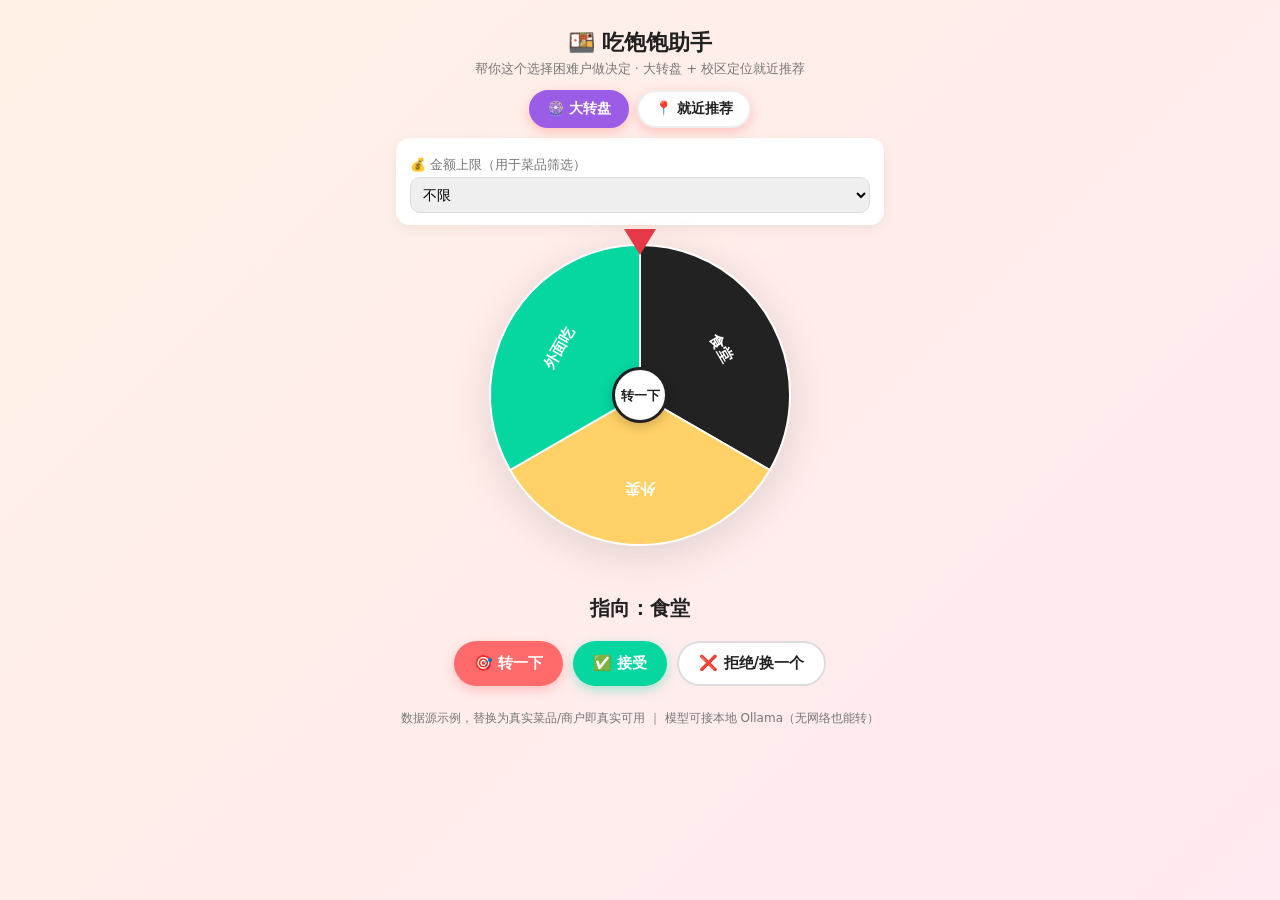
<file: wheel.html>
<!DOCTYPE html>
<html lang="zh-CN">
<head>
<meta charset="UTF-8" />
<meta name="viewport" content="width=device-width, initial-scale=1.0" />
<title>🎡 吃饱饱助手 · 大转盘 + 就近推荐</title>
<style>
  :root{
    --bg:#fff7f0; --card:#ffffff; --ink:#222; --muted:#777;
    --pink:#ff6b6b; --green:#06d6a0; --blue:#118ab2; --purple:#9b5de5;
  }
  *{box-sizing:border-box;}
  body{margin:0;font-family:"PingFang SC","Microsoft YaHei",system-ui,sans-serif;
       background:linear-gradient(135deg,#fff1e6,#ffe9f0);color:var(--ink);min-height:100vh;}
  .wrap{max-width:520px;margin:0 auto;padding:20px 16px 40px;}
  h1{font-size:22px;text-align:center;margin:8px 0 2px;}
  .sub{text-align:center;color:var(--muted);font-size:13px;margin-bottom:12px;}
  .tabs{display:flex;gap:8px;justify-content:center;margin-bottom:10px;}
  .tab{cursor:pointer;border:none;border-radius:20px;padding:8px 16px;font-weight:700;font-size:14px;
    background:#fff;color:var(--ink);border:2px solid #eee;}
  .tab.active{background:var(--purple);color:#fff;border-color:var(--purple);}
  .title{font-size:18px;font-weight:700;text-align:center;margin:14px 0;}
  .wheelbox{position:relative;width:320px;height:320px;margin:0 auto;}
  canvas{display:block;filter:drop-shadow(0 8px 20px rgba(0,0,0,.12));}
  .pointer{position:absolute;top:-6px;left:50%;transform:translateX(-50%);
    width:0;height:0;border-left:16px solid transparent;border-right:16px solid transparent;
    border-top:26px solid #e63946;z-index:5;}
  .hub{position:absolute;top:50%;left:50%;transform:translate(-50%,-50%);
    width:56px;height:56px;padding:0;background:#fff;border-radius:50%;border:3px solid #222;
    display:flex;align-items:center;justify-content:center;font-weight:700;font-size:13px;z-index:4;
    cursor:pointer;font-family:inherit;color:#222;line-height:1;white-space:nowrap;
    box-shadow:0 4px 12px rgba(0,0,0,.18);transition:none;}
  /* 关键：全局 button:hover 的 transform 会覆盖居中用的 translate(-50%,-50%)，必须在此重声明 */
  .hub:hover{transform:translate(-50%,-50%);box-shadow:0 6px 16px rgba(0,0,0,.28);}
  .btns{display:flex;gap:10px;justify-content:center;margin-top:18px;flex-wrap:wrap;}
  button{cursor:pointer;border:none;border-radius:24px;padding:11px 20px;font-size:15px;font-weight:700;
    background:var(--pink);color:#fff;box-shadow:0 4px 12px rgba(255,107,107,.35);transition:.15s;
    font-family:inherit;}
  button:hover{transform:translateY(-2px);}
  button.ghost{background:#fff;color:var(--ink);border:2px solid #ddd;box-shadow:none;}
  button.green{background:var(--green);box-shadow:0 4px 12px rgba(6,214,160,.35);}
  button:disabled{opacity:.45;cursor:not-allowed;transform:none;}
  button:disabled:hover{transform:none;}
  .result{text-align:center;font-size:20px;font-weight:700;margin:14px 0;min-height:28px;}
  .card{max-width:460px;margin:14px auto;border-radius:18px;overflow:hidden;background:var(--card);
    box-shadow:0 8px 24px rgba(0,0,0,.12);animation:pop .35s ease;}
  @keyframes pop{from{transform:scale(.9);opacity:0}to{transform:scale(1);opacity:1}}
  .card .hero{height:170px;display:flex;align-items:center;justify-content:center;font-size:96px;
    background:linear-gradient(135deg,#ff9a9e,#fad0c4);}
  .card .body{padding:16px 18px;}
  .card .nm{font-size:22px;font-weight:800;}
  .card .pr{color:var(--pink);font-weight:800;}
  .card .loc{color:var(--muted);margin:6px 0;}
  .tags span{background:var(--green);color:#fff;border-radius:12px;padding:2px 9px;font-size:12px;margin-right:5px;}
  .desc{color:#444;line-height:1.6;margin-top:8px;}
  .final{background:#eafff5;border:1px solid #b8f0d8;border-radius:14px;padding:14px 16px;margin:14px 0;}
  .narr{text-align:center;color:var(--purple);font-size:14px;min-height:20px;margin:6px 0;}
  .foot{text-align:center;color:var(--muted);font-size:12px;margin-top:24px;}
  a.dl{display:inline-block;margin-top:8px;color:var(--blue);font-weight:700;text-decoration:none;}
  .controls{background:#fff;border-radius:14px;padding:12px 14px;margin:10px 0;box-shadow:0 4px 14px rgba(0,0,0,.06);}
  .controls label{font-size:13px;color:var(--muted);display:block;margin:6px 0 3px;}
  .controls select,.controls input{width:100%;padding:8px;border-radius:10px;border:1px solid #ddd;font-size:14px;}
  .row{display:flex;gap:8px;}
  .row>div{flex:1;}
  .shop{background:#fff;border-radius:14px;padding:12px 14px;margin:10px 0;box-shadow:0 4px 14px rgba(0,0,0,.06);}
  .shop .top{display:flex;justify-content:space-between;align-items:center;}
  .shop .nm{font-size:17px;font-weight:800;}
  .shop .rk{font-size:12px;font-weight:700;color:#fff;background:var(--purple);border-radius:10px;padding:2px 8px;}
  .shop .rk.best{background:var(--pink);}
  .shop .meta{color:var(--muted);font-size:13px;margin:6px 0;}
  .shop .meta b{color:var(--ink);}
  .bar{height:8px;background:#eee;border-radius:6px;overflow:hidden;margin:4px 0;}
  .bar>i{display:block;height:100%;background:linear-gradient(90deg,var(--green),var(--blue));}
  .hide{display:none;}
</style>
</head>
<body>
<div class="wrap">
  <h1>🍱 吃饱饱助手</h1>
  <div class="sub">帮你这个选择困难户做决定 · 大转盘 + 校区定位就近推荐</div>

  <div class="tabs">
    <button class="tab active" id="tabWheel" onclick="switchMode('wheel')">🎡 大转盘</button>
    <button class="tab" id="tabRec" onclick="switchMode('rec')">📍 就近推荐</button>
  </div>

  <div id="wheelView">
    <div id="stage"></div>
    <div class="narr" id="narr"></div>
    <div class="result" id="result"></div>
    <div class="btns" id="btns"></div>
  </div>

  <div id="recView" class="hide">
    <div class="controls">
      <label>📍 定位校区（圆心）</label>
      <select id="recCampus"></select>
      <div class="row">
        <div><label>💰 金额上限</label><select id="recBudget">
          <option value="">不限</option><option>10</option><option>15</option>
          <option>20</option><option>25</option><option>30</option><option>40</option></select></div>
        <div><label>🌶️ 口味</label><select id="recTaste">
          <option value="">不限</option><option>辣</option><option>不辣</option>
          <option>微辣</option><option>清真</option></select></div>
      </div>
      <label>🧮 排序侧重</label>
      <select id="recCrit"><option value="value">性价比综合</option>
        <option value="distance">就近优先</option><option value="rating">好评优先</option></select>
      <div class="btns" style="margin-top:10px">
        <button class="green" onclick="runRec()">🎯 给我推荐</button>
      </div>
    </div>
    <div id="recList"></div>
  </div>

  <div class="foot" id="foot">
    数据源示例，替换为真实菜品/商户即真实可用 ｜ 模型可接本地 Ollama（无网络也能转）
  </div>
</div>

<script>
// ---------------- 业务数据（示例，可替换为真实校园数据） ----------------
const DATA = {
  where_options: ["食堂","外卖","外面吃"],
  spice_options: ["辣","不辣","随便"],
  dishes: [
    {name:"番茄炒蛋",price:8,canteen:"第一食堂",window:"大众窗口",tags:["不辣","素","米饭"],desc:"家常口味，下饭",e:"🍚"},
    {name:"红烧肉",price:12,canteen:"第一食堂",window:"大众窗口",tags:["不辣","荤","米饭"],desc:"肥而不腻",e:"🍖"},
    {name:"青椒肉丝",price:10,canteen:"第一食堂",window:"大众窗口",tags:["微辣","荤","米饭"],desc:"咸鲜微辣",e:"🥘"},
    {name:"清炒时蔬",price:6,canteen:"第一食堂",window:"大众窗口",tags:["不辣","素"],desc:"当季绿叶菜",e:"🥬"},
    {name:"鱼香肉丝盖饭",price:13,canteen:"第二食堂",window:"盖浇窗口",tags:["辣","荤","米饭"],desc:"酸甜微辣",e:"🍛"},
    {name:"宫保鸡丁盖饭",price:13,canteen:"第二食堂",window:"盖浇窗口",tags:["微辣","荤","米饭"],desc:"花生鸡丁",e:"🍛"},
    {name:"番茄牛腩面",price:15,canteen:"第二食堂",window:"盖浇窗口",tags:["不辣","荤","面食","汤"],desc:"汤面，牛腩软烂",e:"🍜"},
    {name:"青菜香菇面",price:10,canteen:"第二食堂",window:"盖浇窗口",tags:["不辣","素","面食","汤"],desc:"清汤素面",e:"🍜"},
    {name:"牛肉拉面",price:12,canteen:"第一食堂",window:"清真窗口",tags:["不辣","清真","荤","面食","汤"],desc:"清汤牛肉面",e:"🍜"},
    {name:"羊肉抓饭",price:14,canteen:"第一食堂",window:"清真窗口",tags:["不辣","清真","荤","米饭"],desc:"胡萝卜羊肉饭",e:"🍚"},
    {name:"凉拌牛肉",price:16,canteen:"第一食堂",window:"清真窗口",tags:["不辣","清真","荤"],desc:"凉菜",e:"🥩"},
    {name:"麻辣香锅",price:18,canteen:"美食广场",window:"麻辣窗口",tags:["辣","荤","素"],desc:"自选荤素",e:"🌶️"},
    {name:"麻辣烫",price:12,canteen:"美食广场",window:"麻辣窗口",tags:["辣","素","汤"],desc:"自选烫菜",e:"🍲"},
    {name:"酸辣粉",price:9,canteen:"美食广场",window:"麻辣窗口",tags:["辣","素","面食","汤"],desc:"红薯粉",e:"🍜"},
    {name:"红豆双皮奶",price:7,canteen:"美食广场",window:"甜品窗口",tags:["不辣","甜","素"],desc:"甜品",e:"🍰"},
    {name:"绿豆沙",price:6,canteen:"美食广场",window:"甜品窗口",tags:["不辣","甜","素","汤"],desc:"消暑甜汤",e:"🥤"},
    {name:"肉包",price:2,canteen:"第一食堂",window:"早餐窗口",tags:["不辣","荤","早餐"],desc:"鲜肉包",e:"🥟"},
    {name:"菜包",price:2,canteen:"第一食堂",window:"早餐窗口",tags:["不辣","素","早餐"],desc:"青菜包",e:"🥟"},
    {name:"豆浆",price:2,canteen:"第一食堂",window:"早餐窗口",tags:["不辣","素","早餐","汤"],desc:"甜豆浆",e:"🥛"},
    {name:"茶叶蛋",price:1.5,canteen:"第一食堂",window:"早餐窗口",tags:["不辣","荤","早餐"],desc:"卤蛋",e:"🥚"},
    {name:"小米粥",price:3,canteen:"第一食堂",window:"早餐窗口",tags:["不辣","素","早餐","汤"],desc:"养胃",e:"🥣"},
    {name:"紫菜蛋花汤",price:3,canteen:"第二食堂",window:"汤品窗口",tags:["不辣","素","汤"],desc:"清淡",e:"🍲"},
    {name:"排骨玉米汤",price:8,canteen:"第二食堂",window:"汤品窗口",tags:["不辣","荤","汤"],desc:"滋补",e:"🍲"},
    {name:"西红柿鸡蛋汤",price:4,canteen:"第二食堂",window:"汤品窗口",tags:["不辣","素","汤"],desc:"开胃",e:"🍲"}
  ]
};
const PALETTE = ["#FF6B6B","#FFD166","#06D6A0","#118AB2","#9B5DE5","#F15BB5","#00BBF9","#FEE440","#FB5607","#8338EC","#3A86FF","#FFBE0B"];

// 校区坐标（真实经纬度，圆心）
const CAMPUS = {
  "金海校区":{addr:"上海市浦东新区金海路2727号",lat:31.2708,lng:121.6695},
  "嘉善校区":{addr:"浙江省嘉兴市嘉善县人民大道505号",lat:30.8420,lng:120.9180},
  "长寿路校区":{addr:"上海市普陀区长寿路652号",lat:31.2440,lng:121.4440}
};
// 周边商铺（示例，坐标为相对校区的真实散布）
const SHOPS = [
  {name:"蜜雪冰城(金海路)",cat:"奶茶甜品",addr:"金海路近校西门",lat:31.2710,lng:121.6690,rating:4.6,price:8,tags:["不辣","甜","素"],sig:"冰鲜柠檬水"},
  {name:"正新鸡排(金海店)",cat:"小吃",addr:"校门口小吃街",lat:31.2705,lng:121.6698,rating:4.2,price:10,tags:["不辣","荤"],sig:"招牌鸡排"},
  {name:"沪上阿姨(金海店)",cat:"奶茶甜品",addr:"金海路沿街",lat:31.2715,lng:121.6700,rating:4.4,price:12,tags:["不辣","甜","素"],sig:"血糯米奶茶"},
  {name:"一鸣真鲜奶吧",cat:"早餐饮品",addr:"金海路便利店旁",lat:31.2718,lng:121.6688,rating:4.4,price:14,tags:["不辣","甜","素","早餐"],sig:"鲜奶+饭团"},
  {name:"沙县小吃(校门口)",cat:"中式快餐",addr:"校门口小吃街",lat:31.2700,lng:121.6680,rating:4.0,price:15,tags:["不辣","荤","面食"],sig:"蒸饺+炖罐"},
  {name:"重庆小面(小吃街)",cat:"面食",addr:"校门口小吃街",lat:31.2685,lng:121.6725,rating:4.0,price:16,tags:["辣","荤","面食","汤"],sig:"麻辣小面"},
  {name:"兰州拉面(金海店)",cat:"清真面食",addr:"金海路中段",lat:31.2730,lng:121.6700,rating:4.3,price:18,tags:["不辣","清真","荤","面食"],sig:"牛肉拉面"},
  {name:"杨国福麻辣烫",cat:"麻辣烫",addr:"小吃街内",lat:31.2695,lng:121.6715,rating:4.1,price:20,tags:["辣","素","汤"],sig:"自选麻辣烫"},
  {name:"老娘舅(金海店)",cat:"中式快餐",addr:"金海路商业广场",lat:31.2720,lng:121.6710,rating:4.5,price:22,tags:["不辣","米饭","荤"],sig:"卤肉饭套餐"},
  {name:"麦当劳(金海路)",cat:"西式快餐",addr:"金海路地铁口",lat:31.2690,lng:121.6670,rating:4.3,price:28,tags:["不辣","荤"],sig:"麦辣鸡腿堡"},
  {name:"老乡鸡(金海店)",cat:"中式快餐",addr:"金海路商业广场2楼",lat:31.2725,lng:121.6685,rating:4.5,price:26,tags:["不辣","荤","米饭"],sig:"招牌鸡汤套餐"},
  {name:"川味观(小吃街)",cat:"川菜",addr:"校门口小吃街",lat:31.2680,lng:121.6720,rating:4.2,price:25,tags:["辣","荤"],sig:"水煮鱼片"}
];
function haversine(la1,lo1,la2,lo2){const R=6371.08;const p1=la1*Math.PI/180,p2=la2*Math.PI/180,dphi=(la2-la1)*Math.PI/180,dl=(lo2-lo1)*Math.PI/180;
  const a=Math.sin(dphi/2)**2+Math.cos(p1)*Math.cos(p2)*Math.sin(dl/2)**2;return R*2*Math.atan2(Math.sqrt(a),Math.sqrt(1-a));}

// ---- 初始化校区下拉 ----
const recCampus=document.getElementById("recCampus");
Object.keys(CAMPUS).forEach(k=>{const o=document.createElement("option");o.value=k;o.textContent=k;recCampus.appendChild(o);});

// ================= 大转盘 =================
let wheelState = { scene:"where", options:[...DATA.where_options], ctx:"", choices:{}, dishPool:[], spinning:false, rotation:0, lastIdx:0, budget:"" };
const stage = document.getElementById("stage");
const result = document.getElementById("result");
const btns = document.getElementById("btns");
const narr = document.getElementById("narr");
const wheelView = document.getElementById("wheelView");
const recView = document.getElementById("recView");

function titleFor(scene){
  if(scene==="where") return "📍 今天在哪吃？";
  if(scene==="spice") return "🌶️ 今天想吃点啥口味？";
  return "🍽️ 转到哪道菜？（不喜欢就拒绝，剔掉重转）";
}
function dishOptionsFor(spice, budget){
  let pool = spice==="辣"?DATA.dishes.filter(d=>d.tags.includes("辣"))
            : spice==="不辣"?DATA.dishes.filter(d=>d.tags.includes("不辣"))
            : DATA.dishes.slice();
  if(budget){ const cap=parseFloat(budget); pool=pool.filter(d=>d.price<=cap); }
  return pool;
}
const cv = document.createElement("canvas"); cv.width=320; cv.height=320;
const ctx2d = cv.getContext("2d");
function drawWheel(){
  const n=wheelState.options.length, cx=160, cy=160, R=150;
  ctx2d.clearRect(0,0,320,320); if(n===0) return;
  const step=2*Math.PI/n;
  for(let i=0;i<n;i++){
    const a0=i*step-Math.PI/2+wheelState.rotation, a1=(i+1)*step-Math.PI/2+wheelState.rotation;
    ctx2d.beginPath(); ctx2d.moveTo(cx,cy); ctx2d.arc(cx,cy,R,a0,a1); ctx2d.closePath();
    ctx2d.fillStyle=(i===wheelState.lastIdx&&!wheelState.spinning)?'#222':PALETTE[i%PALETTE.length]; ctx2d.fill();
    ctx2d.strokeStyle='#fff'; ctx2d.lineWidth=2; ctx2d.stroke();
    const mid=(a0+a1)/2, lx=cx+R*0.62*Math.cos(mid), ly=cy+R*0.62*Math.sin(mid);
    ctx2d.save(); ctx2d.translate(lx,ly); ctx2d.rotate(mid+Math.PI/2);
    ctx2d.fillStyle='#fff'; ctx2d.font="bold 15px 'PingFang SC',sans-serif"; ctx2d.textAlign='center'; ctx2d.textBaseline='middle';
    ctx2d.fillText(wheelState.options[i],0,0); ctx2d.restore();
  }
  ctx2d.beginPath(); ctx2d.arc(cx,cy,26,0,2*Math.PI); ctx2d.fillStyle='#fff'; ctx2d.fill();
  ctx2d.lineWidth=3; ctx2d.strokeStyle='#222'; ctx2d.stroke();
}
function renderWheel(){
  stage.innerHTML="";
  // 💰 金额上限：贯穿整个大转盘流程（菜品层实时过滤，前两层仅记录并传到菜品层）
  const bsel=document.createElement("div"); bsel.className="controls";
  bsel.innerHTML=`<label>💰 金额上限（用于菜品筛选）</label>`;
  const sel=document.createElement("select"); ["不限","10","15","20","25","30","40"].forEach(v=>{const o=document.createElement("option");o.value=v;o.textContent=v==="不限"?"不限":("≤￥"+v);if(v===wheelState.budget)o.selected=true;sel.appendChild(o);});
  sel.onchange=()=>{ wheelState.budget=sel.value; if(wheelState.scene==="dish"){ const pool=dishOptionsFor(wheelState.choices.spice, wheelState.budget); wheelState.dishPool=pool; wheelState.options=pool.map(d=>d.name); wheelState.lastIdx=0; } renderWheel(); };
  bsel.appendChild(sel); stage.appendChild(bsel);
  const box=document.createElement("div"); box.className="wheelbox";
  const ptr=document.createElement("div"); ptr.className="pointer"; box.appendChild(ptr);
  box.appendChild(cv);
  const hub=document.createElement("button"); hub.className="hub"; hub.textContent="转一下"; hub.onclick=doSpin; hub.setAttribute("aria-label","转一下"); box.appendChild(hub);
  stage.appendChild(box); drawWheel();
  result.textContent = wheelState.spinning?"转动中…":(wheelState.options[wheelState.lastIdx]?"指向："+wheelState.options[wheelState.lastIdx]:"");
  btns.innerHTML="";
  const spin=document.createElement("button"); spin.textContent="🎯 转一下"; spin.disabled=wheelState.spinning; spin.onclick=doSpin; btns.appendChild(spin);
  if(!wheelState.spinning){
    const acc=document.createElement("button"); acc.className="green"; acc.textContent="✅ 接受"; acc.onclick=()=>accept(wheelState.options[wheelState.lastIdx]); btns.appendChild(acc);
    const rej=document.createElement("button"); rej.className="ghost"; rej.textContent="❌ 拒绝/换一个"; rej.onclick=()=>reject(wheelState.options[wheelState.lastIdx]); btns.appendChild(rej);
  }
}
function doSpin(){
  if(wheelState.spinning||wheelState.options.length===0) return;
  wheelState.spinning=true;
  const n=wheelState.options.length, step=2*Math.PI/n, t=Math.floor(Math.random()*n);
  const current=((wheelState.rotation%(2*Math.PI))+2*Math.PI)%(2*Math.PI);
  const desired=((-(t+0.5)*step)%(2*Math.PI)+2*Math.PI)%(2*Math.PI);
  let delta=(desired-current)%(2*Math.PI); if(delta<0)delta+=2*Math.PI;
  const target=current+2*Math.PI*5+delta, start=current, dur=2600, t0=performance.now();
  function frame(now){let p=(now-t0)/dur; if(p>1)p=1; const ease=1-Math.pow(1-p,3);
    wheelState.rotation=start+(target-start)*ease; drawWheel();
    if(p<1) requestAnimationFrame(frame);
    else { wheelState.rotation=target%(2*Math.PI); wheelState.lastIdx=t; wheelState.spinning=false;
      result.textContent="转到："+wheelState.options[t]; narr.textContent="🎲 命运的选择～"; renderWheel(); }
  }
  requestAnimationFrame(frame); renderWheel();
}
function accept(val){
  if(wheelState.scene==="where"){ wheelState.choices.where=val; wheelState.scene="spice"; wheelState.options=[...DATA.spice_options]; wheelState.ctx=val; wheelState.lastIdx=0; narr.textContent="好嘞，那看看口味～"; renderWheel(); }
  else if(wheelState.scene==="spice"){ wheelState.choices.spice=val; wheelState.scene="dish"; wheelState.dishPool=dishOptionsFor(val,wheelState.budget); wheelState.options=wheelState.dishPool.map(d=>d.name); wheelState.ctx=val; wheelState.lastIdx=0; narr.textContent="来挑道菜！不喜欢就拒绝重转～"; renderWheel(); }
  else if(wheelState.scene==="dish"){ const d=wheelState.dishPool.find(x=>x.name===val)||DATA.dishes.find(x=>x.name===val); wheelState.choices.dish=val; showCard(d); }
}
function reject(val){
  let opts=wheelState.options.filter(o=>o!==val);
  if(wheelState.scene==="dish") wheelState.dishPool=wheelState.dishPool.filter(x=>x.name!==val);
  if(opts.length<=1){ if(opts.length===1){accept(opts[0]);return;}
    if(wheelState.scene==="dish"){wheelState.dishPool=dishOptionsFor(wheelState.choices.spice,wheelState.budget);wheelState.options=wheelState.dishPool.map(d=>d.name);}
    else {wheelState.options=wheelState.scene==="where"?[...DATA.where_options]:[...DATA.spice_options];}
    narr.textContent="都不要？那就重来这一层～";wheelState.lastIdx=0;renderWheel();return; }
  wheelState.options=opts; wheelState.lastIdx=0; narr.textContent="剔除【"+val+"】，剩余概率均分，再转！"; renderWheel();
}
function showCard(d){
  stage.innerHTML=""; btns.innerHTML=""; result.textContent="";
  const tags=d.tags.map(t=>`<span>${t}</span>`).join("");
  const card=document.createElement("div"); card.className="card";
  card.innerHTML=`<div class="hero">${d.e||"🍽️"}</div><div class="body"><div class="nm">${d.name} <span class="pr">￥${d.price}</span></div><div class="loc">📍 ${d.canteen} / ${d.window}</div><div class="tags">${tags}</div><div class="desc">${d.desc}</div></div>`;
  stage.appendChild(card); narr.textContent="📇 美食名片 · 确定前先勾起食欲";
  const acc=document.createElement("button"); acc.className="green"; acc.textContent="😋 就吃这个，确定"; acc.onclick=doFinalize; btns.appendChild(acc);
  const rej=document.createElement("button"); rej.className="ghost"; rej.textContent="🔁 换一个";
  rej.onclick=()=>{ const o=wheelState.dishPool.map(x=>x.name).filter(x=>x!==d.name); if(o.length){wheelState.options=o;wheelState.lastIdx=0;renderWheel();} else accept(d.name); };
  btns.appendChild(rej);
}
function doFinalize(){
  const c=wheelState.choices; const spiceTxt=(c.spice&&c.spice!=="随便")?c.spice:"不挑口味（随便）";
  const d=wheelState.dishPool.find(x=>x.name===c.dish)||DATA.dishes.find(x=>x.name===c.dish)||{};
  const md=`# 🍽️ 今日决定 · 吃饱饱助手\n\n- **在哪吃**：${c.where}\n- **口味**：${spiceTxt}\n- **最终菜品**：${c.dish}\n\n## 美食名片\n- 菜品：**${d.name}** ￥${d.price}\n- 位置：${d.canteen} / ${d.window}\n- 标签：${d.tags.join(", ")}\n- 介绍：${d.desc}\n\n_由「吃饱饱助手」生成，数据为示例，以实际供应为准。_`;
  stage.innerHTML=""; btns.innerHTML="";
  const box=document.createElement("div"); box.className="final";
  box.innerHTML=`✅ 搞定！今天在【<b>${c.where}</b>】吃【<b>${spiceTxt}</b>】的【<b>${c.dish}</b>】（￥${d.price}）<br/>${d.canteen}/${d.window} · ${d.desc}`;
  stage.appendChild(box);
  const a=document.createElement("a"); a.className="dl"; a.textContent="⬇️ 下载今日决定(.md)"; a.href="data:text/markdown;charset=utf-8,"+encodeURIComponent(md); a.download="今日决定.md"; stage.appendChild(a);
  result.textContent="开吃吧！🎉"; narr.textContent="";
  const again=document.createElement("button"); again.className="ghost"; again.textContent="🔄 再转一次"; again.onclick=resetWheel; btns.appendChild(again);
}
function resetWheel(){ wheelState={scene:"where",options:[...DATA.where_options],ctx:"",choices:{},dishPool:[],spinning:false,rotation:0,lastIdx:0,budget:""}; narr.textContent=""; result.textContent=""; renderWheel(); }

// ================= 就近推荐 =================
function switchMode(m){
  document.getElementById("tabWheel").classList.toggle("active", m==="wheel");
  document.getElementById("tabRec").classList.toggle("active", m==="rec");
  wheelView.classList.toggle("hide", m!=="wheel");
  recView.classList.toggle("hide", m!=="rec");
}
function runRec(){
  const campus=recCampus.value, budget=document.getElementById("recBudget").value;
  const taste=document.getElementById("recTaste").value, crit=document.getElementById("recCrit").value;
  const c=CAMPUS[campus];
  let items=SHOPS.filter(s=>{
    if(budget && s.price>parseFloat(budget)) return false;
    if(taste && !s.tags.includes(taste)) return false;
    return true;
  }).map(s=>({...s, dist:haversine(c.lat,c.lng,s.lat,s.lng)}));
  if(!items.length){ document.getElementById("recList").innerHTML='<div class="shop">😶 没有符合预算/口味的店家，放宽条件再试。</div>'; return; }
  const prices=items.map(i=>i.price), ratings=items.map(i=>i.rating), dists=items.map(i=>i.dist);
  const [mnP,mxP]=Math.min(...prices)+[0,Math.max(...prices)-Math.min(...prices)];
  const [mnR,mxR]=Math.min(...ratings)+[0,Math.max(...ratings)-Math.min(...ratings)];
  const [mnD,mxD]=Math.min(...dists)+[0,Math.max(...dists)-Math.min(...dists)];
  items.forEach(i=>{
    const cost=mxP>mnP?(1-(i.price-mnP)/(mxP-mnP)):1;
    const rat=mxR>mnR?((i.rating-mnR)/(mxR-mnR)):1;
    const dsc=mxD>mnD?(1-(i.dist-mnD)/(mxD-mnD)):1;
    i.cost=cost; i.rat=rat; i.dsc=dsc;
    i.score = crit==="distance" ? (0.7*dsc+0.2*rat+0.1*cost)
            : crit==="rating"   ? (0.6*rat+0.25*dsc+0.15*cost)
            : (0.35*dsc+0.35*cost+0.3*rat);
  });
  items.sort((a,b)=>b.score-a.score);
  const list=document.getElementById("recList");
  let html=`<div class="shop"><b>📍 ${campus}</b> · ${c.addr}<br/><span style="color:#777">排序：${crit==="distance"?"就近优先":crit==="rating"?"好评优先":"性价比综合"} ｜ 预算：${budget||"不限"} ｜ 共 ${items.length} 家</span></div>`;
  items.forEach((it,idx)=>{
    const best=idx===0;
    const pct=Math.round(it.score*100);
    const md=`# 📍 今日就近决定 · 吃饱饱助手\n\n- **店家**：${it.name}\n- **地址**：${it.addr}\n- **距校区**：${it.dist.toFixed(2)} km\n- **人均预估**：￥${it.price}\n- **评分**：⭐ ${it.rating}\n- **招牌**：${it.sig}\n\n_由「吃饱饱助手·就近推荐」生成，商户与距离为示例数据，以实际为准。_`;
    html+=`<div class="shop">
      <div class="top"><span class="nm">${it.name}</span><span class="rk ${best?'best':''}">${best?'🏆 最佳性价比':'#'+(idx+1)}</span></div>
      <div class="meta">📌 ${it.cat} · ${it.addr} ｜ 🚶 <b>${it.dist.toFixed(2)} km</b> ｜ 💰 人均 <b>￥${it.price}</b> ｜ ⭐ ${it.rating}</div>
      <div class="meta">🍽️ 招牌：${it.sig} ｜ ${it.tags.join(" ")}</div>
      <div class="meta">🔢 综合分 <b>${it.score.toFixed(3)}</b>（距离 ${it.dsc.toFixed(2)} ／ 性价比 ${it.cost.toFixed(2)} ／ 评分 ${it.rat.toFixed(2)}）</div>
      <div class="bar"><i style="width:${pct}%"></i></div>
      <a class="dl" href="data:text/markdown;charset=utf-8,${encodeURIComponent(md)}" download="就近决定.md">⬇️ 下载这家决定</a>
    </div>`;
  });
  list.innerHTML=html;
}

renderWheel();
</script>
</body>
</html>
</file>
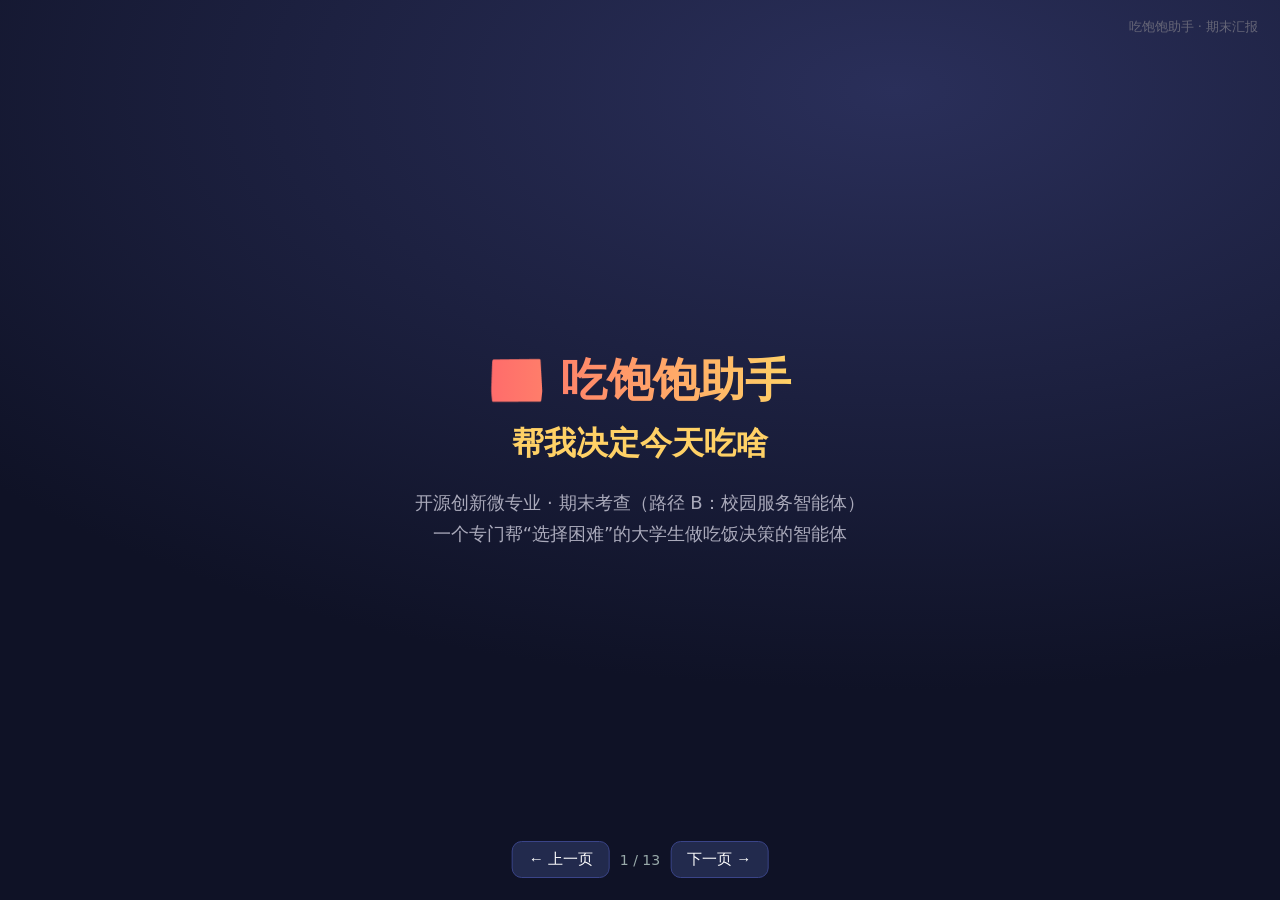
<file: legacy/slides.html>
<!DOCTYPE html>
<html lang="zh-CN">
<head>
<meta charset="UTF-8"/>
<meta name="viewport" content="width=device-width, initial-scale=1.0"/>
<title>吃饱饱助手 · 期末汇报</title>
<style>
  *{box-sizing:border-box;margin:0;padding:0;}
  body{font-family:"PingFang SC","Microsoft YaHei",system-ui,sans-serif;background:#0f1226;color:#fff;overflow:hidden;}
  .deck{position:relative;width:100vw;height:100vh;}
  .slide{position:absolute;inset:0;display:none;flex-direction:column;justify-content:center;align-items:center;
    padding:6vh 9vw;background:radial-gradient(1200px 600px at 70% 10%,#2a2f5a,#0f1226);}
  .slide.active{display:flex;animation:fade .4s ease;}
  @keyframes fade{from{opacity:0;transform:translateY(12px)}to{opacity:1;transform:none}}
  h1{font-size:46px;font-weight:800;background:linear-gradient(90deg,#ff6b6b,#ffd166);-webkit-background-clip:text;background-clip:text;color:transparent;margin-bottom:10px;text-align:center;}
  h2{font-size:32px;margin-bottom:22px;color:#ffd166;}
  .sub{color:#aab;font-size:18px;text-align:center;line-height:1.7;}
  .card{background:#1a1f3a;border:1px solid #2c3360;border-radius:16px;padding:22px 26px;margin:10px 0;max-width:860px;width:100%;line-height:1.8;font-size:18px;}
  .row{display:flex;gap:16px;flex-wrap:wrap;justify-content:center;margin-top:10px;}
  .pill{background:#222a4d;border:1px solid #36407a;border-radius:999px;padding:10px 18px;font-size:17px;}
  .tree{display:flex;align-items:center;gap:14px;flex-wrap:wrap;justify-content:center;margin:18px 0;}
  .node{background:#222a4d;border:1px solid #3a4488;border-radius:14px;padding:14px 20px;font-size:17px;text-align:center;}
  .node b{color:#ffd166;display:block;font-size:15px;margin-bottom:4px;}
  .arrow{color:#7c8cff;font-size:26px;}
  .arch{display:flex;align-items:stretch;gap:10px;flex-wrap:wrap;justify-content:center;}
  .arch .box{background:#222a4d;border:1px solid #3a4488;border-radius:12px;padding:14px;min-width:130px;text-align:center;font-size:15px;}
  .arch .box small{display:block;color:#9aa;margin-top:6px;font-size:12px;}
  .tool{font-family:ui-monospace,Menlo,Consolas,monospace;background:#0d1024;border:1px solid #2c3360;border-radius:10px;padding:8px 12px;color:#7CFC9B;font-size:14px;display:inline-block;margin:4px;}
  pre{background:#0d1024;border:1px solid #2c3360;border-radius:12px;padding:16px;color:#cfe;font-size:14px;line-height:1.6;max-width:880px;width:100%;overflow:auto;text-align:left;}
  .nav{position:fixed;bottom:22px;left:50%;transform:translateX(-50%);display:flex;gap:10px;align-items:center;z-index:10;}
  .nav button{background:#222a4d;color:#fff;border:1px solid #3a4488;border-radius:10px;padding:8px 16px;cursor:pointer;font-size:15px;}
  .nav button:hover{background:#2c3360;}
  .pg{color:#9aa;font-size:14px;}
  .warn{color:#ff9a9e;}
  .ok{color:#06d6a0;}
  .foot{position:fixed;top:18px;right:22px;color:#667;font-size:13px;}
</style>
</head>
<body>
<div class="deck" id="deck">
  <!-- 1 封面 -->
  <section class="slide active">
    <h1>🍱 吃饱饱助手</h1>
    <h2 style="text-align:center">帮我决定今天吃啥</h2>
    <p class="sub">开源创新微专业 · 期末考查（路径 B：校园服务智能体）<br/>一个专门帮“选择困难”的大学生做吃饭决策的智能体</p>
  </section>

  <!-- 2 痛点 -->
  <section class="slide">
    <h2>🤔 问题与痛点</h2>
    <div class="card">大学生普遍有“选择困难”：站在食堂门口不知道吃啥、想吃点辣又怕踩雷、外卖 App 越刷越乱。</div>
    <div class="card">通用聊天机器人（豆包等）啥都答，却<strong>不专精</strong>、也<strong>不帮你做决定</strong>。本项目的核心价值是：<span class="ok">帮人做选择</span>。</div>
    <div class="sub">思路：把“模糊的意愿”用一套<strong>决策大转盘</strong>一步步收敛成确定选择。</div>
  </section>

  <!-- 3 方案/决策树 -->
  <section class="slide">
    <h2>🎯 方案：决策大转盘（三层 + 名片）</h2>
    <div class="tree">
      <div class="node"><b>第一层</b>在哪吃<br/>食堂·外卖·外面吃</div>
      <div class="arrow">→</div>
      <div class="node"><b>第二层</b>口味<br/>辣·不辣·随便</div>
      <div class="arrow">→</div>
      <div class="node"><b>第三层</b>菜品<br/>按口味过滤·可拒绝重转</div>
      <div class="arrow">→</div>
      <div class="node"><b>确定前</b>美食名片<br/>勾起食欲</div>
    </div>
    <div class="row">
      <span class="pill">转到不想要？点「拒绝」→ 该选项权重清零，其余按权重重排</span>
      <span class="pill">扇区实时显示概率%，拒绝后重排肉眼可见</span>
      <span class="pill">「随便」= 不过滤，全量菜品；转盘正中「转一下」真实可点</span>
    </div>
  </section>

  <!-- 4 交互亮点 -->
  <section class="slide">
    <h2>✨ 核心亮点：可交互 + 有食欲</h2>
    <div class="row">
      <div class="card" style="max-width:400px">🎡 <b>真实旋转大转盘</b><br/>Canvas 动画旋转，转到即结果；接受/拒绝按钮闭环。</div>
      <div class="card" style="max-width:400px">📇 <b>美食名片</b><br/>确定前弹出特写+介绍，勾起食欲；不喜欢可「换一个」。</div>
    </div>
    <div class="sub">区别于“关键词 if-else”：随机化由独立<b>权重概率引擎</b>计算（抽中衰减 w*=0.6、拒绝清零 w=0、归一化），扇区显示概率%；转盘正中「转一下」是真实可点按钮——是真实决策辅助。</div>
  </section>

  <!-- 4.2 防假AI：权重概率 + 三句话 -->
  <section class="slide">
    <h2>🛡️ 为什么不是“关键词 if-else”</h2>
    <div class="card">🎲 <b>真实权重概率引擎</b>：抽中后衰减（w*=0.6，避免连抽同一个）、被拒清零（w=0，永不复活）、归一化（p_i=w_i/Σw）。扇区上<b>实时显示概率%</b>，拒绝后重排肉眼可见。</div>
    <div class="sub" style="margin:14px 0">演示里最值钱的三句话，能让评审 30 秒判断“这是真智能体”：</div>
    <div class="row">
      <div class="card" style="max-width:520px">① “<b>这个你已经拒过了，我不会再推给你。</b>”<br/><small style="color:#aab">证明权重真的在变</small></div>
      <div class="card" style="max-width:520px">② “<b>今天好累啊……那来点热的？</b>”<br/><small style="color:#aab">证明不是只会转盘</small></div>
      <div class="card" style="max-width:520px">③ “<b>要记住你不吃辣，对吗？</b>”<br/><small style="color:#aab">证明写操作有二次确认</small></div>
    </div>
  </section>

  <!-- 4.5 记忆 + 定位 + 性价比 -->
  <section class="slide">
    <h2>🧠 不止转盘：记忆 + 定位 + 性价比</h2>
    <div class="row">
      <div class="card" style="max-width:400px">📍 <b>校区定位</b><br/>说“我在金海校区”，即以该校区为圆心（真实经纬度），haversine 算真实距离。</div>
      <div class="card" style="max-width:400px">🧠 <b>记忆画像</b><br/>记住校区/预算/口味/忌口，跨轮套用；下次推荐自动过滤。</div>
    </div>
    <div class="row">
      <div class="card" style="max-width:400px">🏆 <b>就近综合推荐</b><br/>距离+性价比+评分 加权排序，给店名/距离/花销/评分/综合分。</div>
      <div class="card" style="max-width:400px">💰 <b>转盘金额上限</b><br/>转盘可选 ≤￥N 或“不限”；不想转时直接给最佳性价比方案。</div>
    </div>
    <div class="sub">从“一次性工具”升级为有记忆、有空间感知的专精型智能体。</div>
  </section>

  <!-- 4.6 选择历史与近期画像 -->
  <section class="slide">
    <h2>📜 选择历史 → 近期画像</h2>
    <div class="card">每次完成一次选择（转盘定菜 / 就近选定店家）都自动留痕；用户可在界面查看历史、删除不想要的。</div>
    <div class="card">最近 <b>10</b> 次选择聚合为“近期画像”：最常去校区/场景/口味、最爱菜或店、平均预算与花销、高频标签——从真实行为里“学”出你的习惯。</div>
    <div class="sub">记忆分两层：你<strong>说出来的</strong>（记忆画像）+ 你<strong>选出来的</strong>（近期画像），共同让推荐越用越懂你。</div>
  </section>

  <!-- 5 架构 -->
  <section class="slide">
    <h2>🧩 技术架构</h2>
    <div class="arch">
      <div class="box">用户自然语言<small>“不知道吃啥”<br/>“金海校区附近吃啥”</small></div>
      <div class="box">LLM Agent<small>本地 Ollama<br/>系统提示词+决策树+记忆</small></div>
      <div class="box">Tool Calling<small>真实发起工具调用</small></div>
      <div class="box">业务工具+数据<small>菜品/商铺/校区/画像/历史</small></div>
      <div class="box">界面<small>Streamlit/HTML/终端</small></div>
    </div>
    <div class="sub" style="margin-top:18px">零第三方依赖（`urllib` 直连 Ollama），离线可跑；模型可切换为百炼/OpenAI 兼容端点。</div>
    <div class="sub">智能体的“记忆”由 <code>profile.py</code>（画像）+ <code>history.py</code>（历史/近期画像）两层构成，跨轮、跨会话保留。</div>
  </section>

  <!-- 6 工具调用 -->
  <section class="slide">
    <h2>工具调用（已验证真实调用 · 共 8 个）</h2>
    <div class="row">
      <span class="tool">build_wheel</span>
      <span class="tool">recommend_nearby_food</span>
      <span class="tool">finalize_decision</span>
      <span class="tool">finalize_recommend</span>
      <span class="tool">get/set_profile</span>
      <span class="tool">save_preference(需确认)</span>
      <span class="tool">get_recent_profile</span>
      <span class="tool">share_with_roommate(需确认)</span>
    </div>
    <pre># 模型真实发起的工具调用（0.5B 本地模型实测通过）
[工具] recommend_nearby_food({'campus':'金海校区','budget':'20','taste':'不辣'})
↳ 以校区为圆心，haversine 算距，按 距离+性价比+评分 排序：
  🏆 蜜雪冰城 0.05km ￥8 ⭐4.6 综合分0.983
[工具] save_preference({'key':'dislikes','value':'辣'})  → 先回显确认“要记住你不吃辣，对吗？”
[工具] get_recent_profile()  → 最近10次聚合出的“近期画像”

# 转盘随机化由独立权重概率引擎真实计算（非提示词 if-else）：
#   抽中衰减 w*=0.6，被拒清零 w=0，归一化 p_i=w_i/Σw，扇区显示该 %</pre>
    <div class="sub">满足考查硬性要求：<span class="ok">必须有 Tool Calling，不能只做关键词 if-else</span>；工具数远超“≥3 个 / 1 个 MCP(≥2 工具)”门槛。</div>
  </section>

  <!-- 7 合规/危险操作 -->
  <section class="slide">
    <h2>🛡️ 合规与权限控制</h2>
    <div class="card"><span class="warn">危险操作确认</span>：把决定“发给室友”属于对外发送，必须由用户点击确认才执行，否则不执行（演示可看确认弹窗）。</div>
    <div class="card"><span class="ok">数据诚信</span>：当前为示例数据，已在代码与界面显式标注；替换为真实校园数据即真实可用。</div>
    <div class="card">思政/防骗：涉及供应提醒“以实际供应为准”，并提示防范先付款后发货等诈骗。</div>
  </section>

  <!-- 8 与课程对应 -->
  <section class="slide">
    <h2>📋 与考查要求对应</h2>
    <div class="card">
      ✅ 路径 B（自然语言驱动已有功能）　✅ 真实 Tool Calling<br/>
      ✅ 8 个工具（≥3 门槛）　✅ ≥1 个 Skill（skills/decision_skill）<br/>
      ✅ 界面（Streamlit + 终端 + 独立 HTML）　✅ 危险操作确认<br/>
      ✅ README + HTML 幻灯片　✅ 提交到自己的 Git 仓库
    </div>
    <div class="sub">相对 demo_5 的创新：聚焦“决策辅助”更小更专的领域，引入可交互大转盘+拒绝概率均分+美食名片闭环。</div>
  </section>

  <!-- 9 演示效果 -->
  <section class="slide">
    <h2>🎬 演示效果一览</h2>
    <div class="row">
      <div class="card" style="max-width:380px">① 说“不知道吃啥”→ 第一层转盘<br/>② 转→食堂→接受</div>
      <div class="card" style="max-width:380px">③ 口味→不辣→接受<br/>④ 菜品转盘→拒绝麻辣香锅→重转</div>
    </div>
    <div class="row">
      <div class="card" style="max-width:380px">⑤ 转到番茄炒蛋→美食名片<br/>⑥ 确定→生成今日决定.md</div>
      <div class="card" style="max-width:380px">⑦ 发给室友→<span class="warn">确认弹窗</span>（不执行）<br/>⑧ 下载产出物</div>
    </div>
    <div class="row">
      <div class="card" style="max-width:380px">⑨ “金海校区附近预算20”→<span class="ok">就近推荐</span>：店名/距离/花销/评分<br/>🏆 标出最佳性价比</div>
      <div class="card" style="max-width:380px">⑩ 侧边栏查看<span class="ok">选择历史</span>与<span class="ok">近期画像</span>，可删不想要的</div>
    </div>
  </section>

  <!-- 10 局限与致谢 -->
  <section class="slide">
    <h2>🔭 局限与改进</h2>
    <div class="card">局限：菜品为示例数据；0.5B 模型多级链偶有不稳（演示由界面状态机保证每层转盘正确）。</div>
    <div class="card">改进：接入杉达真实菜单即真实可用；换更大模型提升自主链式调用；扩展去哪自习/周末去哪玩等场景。</div>
    <div class="sub">感谢课程提供的路径 B 范式与 demo_5 参考；本作业为开源创新微专业期末考查提交。</div>
  </section>
</div>

<div class="foot">吃饱饱助手 · 期末汇报</div>
<div class="nav">
  <button onclick="prev()">← 上一页</button>
  <span class="pg" id="pg">1 / 10</span>
  <button onclick="next()">下一页 →</button>
</div>

<script>
  const slides=[...document.querySelectorAll('.slide')];
  let i=0;
  function show(n){i=(n+slides.length)%slides.length;slides.forEach((s,k)=>s.classList.toggle('active',k===i));document.getElementById('pg').textContent=(i+1)+' / '+slides.length;}
  function next(){show(i+1);} function prev(){show(i-1);}
  document.addEventListener('keydown',e=>{if(e.key==='ArrowRight'||e.key===' ')next();if(e.key==='ArrowLeft')prev();});
  show(0);
</script>
</body>
</html>
</file>
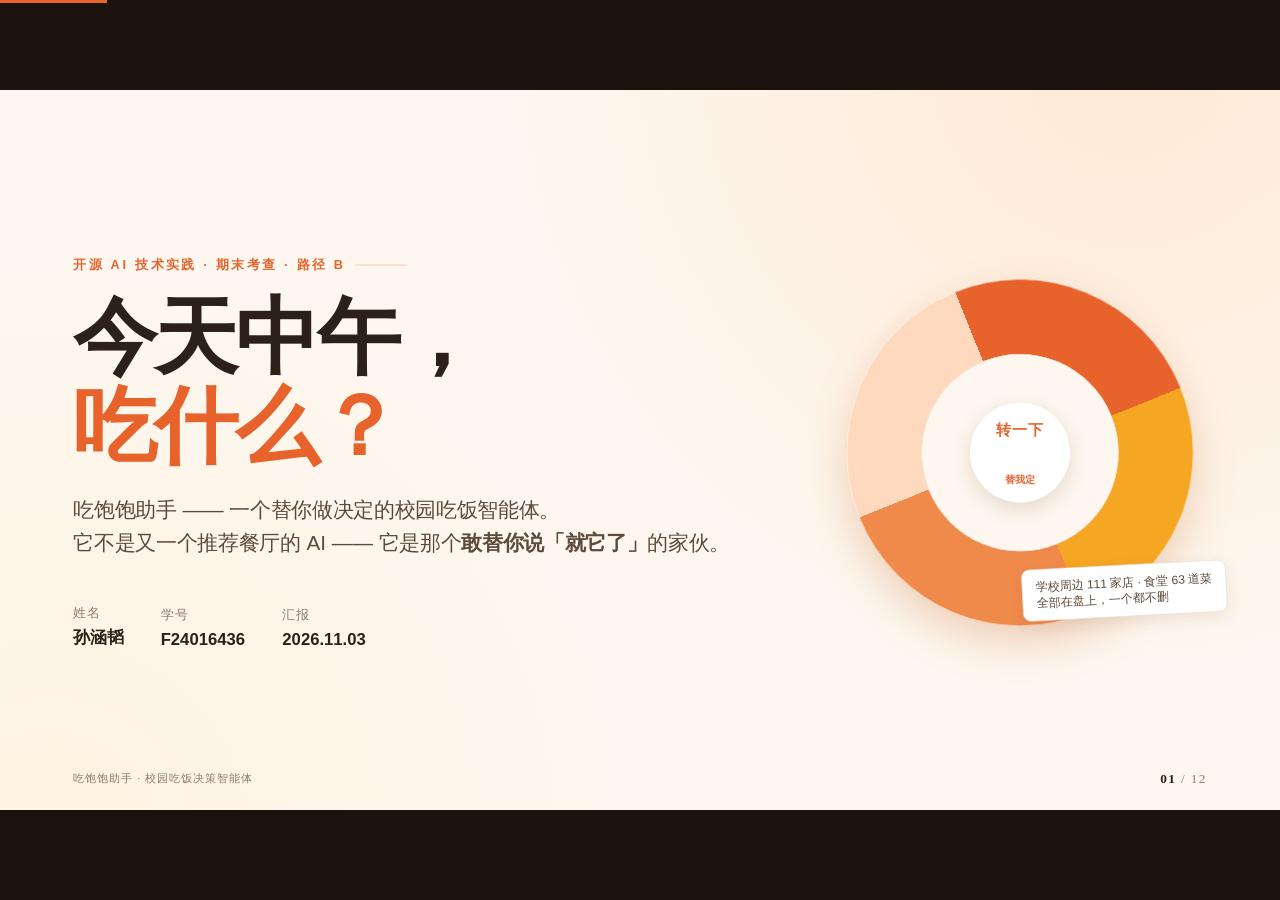
<file: 演示材料/课件/吃饱饱助手-答辩.html>
<!DOCTYPE html>
<html lang="zh-CN">
<head>
<meta charset="UTF-8">
<meta name="viewport" content="width=device-width, initial-scale=1.0">
<title>吃饱饱助手 · 期末答辩</title>
<style>
/* ============================================================
   0. 设计令牌 —— 与产品 UI 同一套色（暖橙 #E8622C + 米白 #FDF7EF）
   ============================================================ */
:root{
  --paper:#FDF7EF;
  --paper-2:#FFFDF9;
  --ink:#2B2118;
  --ink-2:#5C4A3A;
  --muted:#8A7C6E;
  --line:#EADDCB;
  --orange:#E8622C;
  --orange-2:#F08A4B;
  --soft:#FFE6D5;
  --soft-2:#FFF1E4;
  --green:#5E8F4E;
  --red:#C0574E;
  --wechat:#95EC69;
  --r:14px;
  --ease:cubic-bezier(.16,1,.3,1);
  --font-cn:"PingFang SC","Microsoft YaHei","Source Han Sans SC","Noto Sans SC",sans-serif;
  --font-num:Georgia,"Times New Roman","Songti SC",serif;
}

*{margin:0;padding:0;box-sizing:border-box;}

/* ============================================================
   1. 固定 16:9 舞台（1920×1080）—— 整块缩放，不重排
   ============================================================ */
html,body{
  width:100%;height:100%;margin:0;overflow:hidden;
  background:#1A130D;
}
.deck-viewport{position:fixed;inset:0;overflow:hidden;background:#1A130D;}
.deck-stage{
  position:absolute;left:0;top:0;width:1920px;height:1080px;
  overflow:hidden;transform-origin:0 0;background:var(--paper);
}

/* ============================================================
   2. 幻灯片容器
   ============================================================ */
.slide{
  position:absolute;inset:0;width:1920px;height:1080px;overflow:hidden;
  display:block;visibility:hidden;opacity:0;pointer-events:none;
  background:var(--paper);
  padding:86px 110px 78px;
  color:var(--ink);
  font-family:var(--font-cn);
}
.slide.active,.slide.visible{visibility:visible;opacity:1;pointer-events:auto;z-index:1;}

/* 纸面底纹：极淡的暖光，避免纯色平板 */
.slide::before{
  content:"";position:absolute;inset:0;pointer-events:none;
  background:
    radial-gradient(circle at 88% -6%, #FFE9D6 0%, transparent 46%),
    radial-gradient(circle at 4% 104%, #FFF3E2 0%, transparent 40%);
}
.slide > *{position:relative;z-index:2;}

/* ============================================================
   3. 通用排版元件
   ============================================================ */
.kicker{
  font-size:19px;letter-spacing:.22em;color:var(--orange);
  font-weight:700;text-transform:uppercase;
  display:flex;align-items:center;gap:14px;
}
.kicker::after{
  content:"";height:1px;width:78px;background:var(--orange);opacity:.45;
}
h2{
  font-size:74px;line-height:1.16;font-weight:800;letter-spacing:-.02em;
  margin-top:22px;max-width:1500px;
}
h2 em{font-style:normal;color:var(--orange);}
.lead{
  margin-top:26px;font-size:27px;line-height:1.72;color:var(--ink-2);max-width:1180px;
}
.lead strong{color:var(--ink);font-weight:700;}

/* 页脚：统一页码 */
.foot{
  position:absolute;left:110px;right:110px;bottom:36px;
  display:flex;justify-content:space-between;align-items:center;
  font-size:17px;color:var(--muted);letter-spacing:.06em;
}
.foot .pg{font-family:var(--font-num);font-size:20px;letter-spacing:.1em;}
.foot .pg b{color:var(--ink);font-weight:700;}

/* 背景大转盘装饰（封面 / 尾页 / 内容页角标） */
.wheel-deco{
  position:absolute;border-radius:50%;pointer-events:none;
  background:conic-gradient(from 0deg,
    #E8622C 0deg 90deg,#F5A623 90deg 180deg,
    #F08A4B 180deg 270deg,#FFE6D5 270deg 360deg);
  -webkit-mask:radial-gradient(circle, transparent 62%, #000 63%);
          mask:radial-gradient(circle, transparent 62%, #000 63%);
  opacity:.16;animation:slowspin 90s linear infinite;
}
@keyframes slowspin{to{transform:rotate(360deg);}}

/* ============================================================
   4. 入场动画
   ============================================================ */
.rv{opacity:0;transform:translateY(26px);
    transition:opacity .62s var(--ease),transform .62s var(--ease);}
.slide.visible .rv{opacity:1;transform:none;}
.slide.visible .rv:nth-child(1){transition-delay:.04s;}
.slide.visible .rv:nth-child(2){transition-delay:.12s;}
.slide.visible .rv:nth-child(3){transition-delay:.20s;}
.slide.visible .rv:nth-child(4){transition-delay:.28s;}
.slide.visible .rv:nth-child(5){transition-delay:.36s;}
.slide.visible .rv:nth-child(6){transition-delay:.44s;}
.slide.visible .rv:nth-child(7){transition-delay:.52s;}
.slide.visible .rv:nth-child(8){transition-delay:.60s;}

/* ============================================================
   5. P1 封面
   ============================================================ */
.cover{display:flex;align-items:center;justify-content:space-between;height:100%;}
.cover-left{max-width:1020px;}
.cover h1{
  font-size:126px;line-height:1.06;font-weight:800;letter-spacing:-.035em;
}
.cover h1 .q{color:var(--orange);}
.cover .sub{
  margin-top:34px;font-size:31px;color:var(--ink-2);line-height:1.6;
}
.cover .who{
  margin-top:66px;display:flex;gap:56px;align-items:flex-end;
  font-size:20px;color:var(--muted);letter-spacing:.04em;
}
.cover .who b{display:block;font-size:25px;color:var(--ink);font-weight:700;letter-spacing:0;margin-top:8px;}
.cover-right{position:relative;width:560px;height:560px;display:grid;place-items:center;}
.cover-wheel{
  width:520px;height:520px;border-radius:50%;
  background:conic-gradient(from -22deg,
     #E8622C 0deg 90deg,#F5A623 90deg 180deg,
     #F08A4B 180deg 270deg,#FFD9BE 270deg 360deg);
  box-shadow:0 26px 60px rgba(200,110,50,.28), inset 0 0 0 1px rgba(255,255,255,.5);
  animation:slowspin 60s linear infinite;
}
.cover-wheel::after{
  content:"";position:absolute;inset:132px;border-radius:50%;background:var(--paper);
  box-shadow:inset 0 0 0 1px var(--line);
}
.cover-pin{
  position:absolute;width:150px;height:150px;border-radius:50%;
  background:#fff;display:grid;place-items:center;text-align:center;
  font-size:23px;font-weight:800;color:var(--orange);letter-spacing:.06em;
  box-shadow:0 10px 28px rgba(120,60,20,.16);
  line-height:1.25;
}
.cover-note{
  position:absolute;right:-30px;bottom:34px;background:#fff;border:1px solid var(--line);
  border-radius:12px;padding:14px 20px;font-size:18px;color:var(--ink-2);
  box-shadow:0 8px 22px rgba(120,60,20,.1);transform:rotate(-3deg);
}

/* ============================================================
   6. P2 聊天记录
   ============================================================ */
.chat-wrap{display:flex;gap:96px;align-items:center;height:100%;}
.phone{
  position:relative;width:468px;flex:none;
  background:#EDEDED;border-radius:46px;padding:13px;
  box-shadow:0 30px 70px rgba(80,45,20,.22);
  transform:rotate(-1.4deg);
}
.phone-in{background:#F2F2F2;border-radius:36px;overflow:hidden;}
.phone-bar{
  background:#EDEDED;padding:12px 22px 8px;display:flex;justify-content:space-between;
  font-size:14px;color:#666;font-weight:600;
}
.phone-head{
  background:#EDEDED;padding:6px 22px 14px;text-align:center;
  border-bottom:1px solid #DCDCDC;
}
.phone-head .t{font-size:19px;font-weight:700;color:#222;}
.phone-head .s{font-size:12px;color:#999;margin-top:3px;}
.chat{background:#F2F2F2;padding:18px 16px 24px;display:flex;flex-direction:column;gap:14px;}
.stamp{text-align:center;font-size:12px;color:#AAA;margin-bottom:2px;}
.row{display:flex;gap:10px;align-items:flex-start;}
.row.me{flex-direction:row-reverse;}
.ava{
  width:40px;height:40px;border-radius:8px;flex:none;display:grid;place-items:center;
  font-size:17px;font-weight:700;color:#fff;
}
.ava.a{background:#7C9EC7;}
.ava.b{background:#E09A5A;}
.bub{
  max-width:266px;padding:11px 15px;border-radius:8px;font-size:17px;line-height:1.55;
  background:#fff;color:#1A1A1A;position:relative;box-shadow:0 1px 1px rgba(0,0,0,.04);
}
.row.me .bub{background:var(--wechat);}
.bub::before{
  content:"";position:absolute;top:13px;left:-7px;border:6px solid transparent;
  border-right-color:#fff;
}
.row.me .bub::before{left:auto;right:-7px;border-right-color:transparent;border-left-color:var(--wechat);}
.chat-side{flex:1;padding-bottom:10px;}
.chat-side .big{
  font-family:var(--font-num);font-size:150px;line-height:1;color:var(--orange);
  letter-spacing:-.02em;display:flex;align-items:baseline;gap:18px;
}
.chat-side .big small{font-family:var(--font-cn);font-size:28px;color:var(--ink-2);letter-spacing:0;}
.chat-side .big .slash{color:var(--line);font-size:110px;}
.chat-side .big .zero{color:var(--ink);}
.chat-side ul{margin-top:34px;list-style:none;display:flex;flex-direction:column;gap:20px;}
.chat-side li{
  font-size:26px;line-height:1.66;color:var(--ink-2);padding-left:28px;position:relative;
}
.chat-side li::before{
  content:"";position:absolute;left:0;top:16px;width:10px;height:10px;border-radius:50%;
  background:var(--orange);
}
.chat-side li b{color:var(--ink);}

/* ============================================================
   7. P3 竞品对比表
   ============================================================ */
.cmp{margin-top:38px;border-top:2px solid var(--ink);}
.cmp-row{display:grid;grid-template-columns:212px 1fr 1fr 1.06fr;align-items:stretch;}
.cmp-row > div{padding:22px 26px;font-size:23px;line-height:1.55;border-bottom:1px solid var(--line);}
.cmp-head > div{
  font-size:19px;letter-spacing:.1em;color:var(--muted);font-weight:700;
  padding-top:14px;padding-bottom:14px;border-bottom:1px solid var(--line);
}
.cmp-head .us{color:var(--orange);}
.cmp-row .dim{color:var(--muted);font-size:21px;letter-spacing:.02em;display:flex;align-items:center;}
.cmp-row .us{background:var(--soft-2);border-left:1px solid var(--soft);border-right:1px solid var(--soft);}
.cmp-head .us{border-radius:var(--r) var(--r) 0 0;}
.cmp-row:last-child .us{border-radius:0 0 var(--r) var(--r);}
.cmp .muted{color:var(--muted);}
.cmp .bad::before{content:"✕ ";color:var(--red);font-weight:700;}
.cmp .good{font-weight:700;color:var(--ink);}
.cmp-foot{
  margin-top:30px;font-size:34px;font-weight:800;letter-spacing:-.01em;color:var(--ink);
}
.cmp-foot .hl{color:var(--orange);}

/* ============================================================
   8. P4 五层链路
   ============================================================ */
.chain{display:flex;align-items:stretch;gap:0;margin-top:56px;}
.step{
  flex:1;background:var(--paper-2);border:1px solid var(--line);border-radius:var(--r);
  padding:26px 24px 24px;position:relative;
}
.step .n{
  font-family:var(--font-num);font-size:16px;letter-spacing:.16em;color:var(--muted);
}
.step .nm{font-size:33px;font-weight:800;margin-top:6px;letter-spacing:-.01em;}
.step .ct{
  margin-top:14px;font-size:20px;color:var(--orange);font-weight:700;
  font-family:var(--font-num);letter-spacing:.02em;
}
.step .ct span{font-family:var(--font-cn);font-size:18px;color:var(--muted);font-weight:400;}
.arrow{
  width:42px;display:grid;place-items:center;color:var(--line);font-size:26px;flex:none;
}
.step.hi{background:var(--soft-2);border-color:#FBC9A8;box-shadow:0 10px 26px rgba(200,110,50,.1);}
.step .tag{
  position:absolute;top:-13px;right:16px;background:var(--orange);color:#fff;
  font-size:14px;padding:3px 11px;border-radius:999px;font-weight:700;letter-spacing:.04em;
}
.principles{display:flex;gap:26px;margin-top:52px;}
.pr{
  flex:1;background:#fff;border:1px solid var(--line);border-radius:var(--r);
  padding:26px 28px;box-shadow:0 6px 18px rgba(120,60,20,.05);
}
.pr .h{font-size:25px;font-weight:800;display:flex;align-items:center;gap:12px;}
.pr .d{margin-top:12px;font-size:21px;line-height:1.62;color:var(--ink-2);}
.pr .d b{color:var(--orange);}

/* ============================================================
   9. 截图页
   ============================================================ */
.shots{display:flex;gap:44px;margin-top:44px;align-items:flex-start;}
.shot{flex:1;}
.shot .frame{
  height:552px;display:flex;align-items:center;justify-content:center;
  background:#fff;border:1px solid var(--line);border-radius:12px;overflow:hidden;
  box-shadow:0 16px 40px rgba(110,60,25,.13);
}
.shot .frame img{
  max-width:100%;max-height:100%;width:auto;height:auto;display:block;
}
.shot .cap{margin-top:18px;font-size:20px;color:var(--ink-2);line-height:1.55;}
.shot .cap b{color:var(--ink);}

/* ============================================================
   10. 代码页
   ============================================================ */
.code-layout{display:flex;gap:56px;margin-top:44px;align-items:flex-start;}
.codebox{
  flex:1.15;background:#241A12;border-radius:14px;padding:30px 34px;
  box-shadow:0 20px 50px rgba(60,30,10,.28);overflow:hidden;
}
.codebox .bar{display:flex;gap:8px;margin-bottom:20px;}
.codebox .bar i{width:11px;height:11px;border-radius:50%;background:#4A382B;display:block;}
.codebox .bar i:first-child{background:#C0574E;}
.codebox .bar i:nth-child(2){background:#D9A441;}
.codebox .bar i:nth-child(3){background:#5E8F4E;}
.codebox pre{
  font-family:"Cascadia Code","Consolas","SF Mono",monospace;
  font-size:19px;line-height:1.72;color:#EFE3D6;white-space:pre;overflow:hidden;
}
.codebox .kw{color:#F08A4B;}
.codebox .st{color:#9DC17A;}
.codebox .cm{color:#7A6552;font-style:italic;}
.codebox .fn{color:#EBC06A;}
.codebox .num{color:#D98B6A;}
.log{
  margin-top:20px;background:#1E1610;border-radius:10px;padding:16px 20px;
  font-family:"Cascadia Code","Consolas",monospace;font-size:17px;color:#9DC17A;
  letter-spacing:.02em;line-height:1.7;white-space:nowrap;overflow:hidden;
}
.log .t{color:#7A6552;}
.side-list{flex:1;display:flex;flex-direction:column;gap:22px;}
.sl-item{display:flex;gap:16px;}
.sl-item .dot{
  flex:none;width:34px;height:34px;border-radius:50%;background:var(--soft);
  color:var(--orange);display:grid;place-items:center;font-weight:800;font-size:17px;margin-top:4px;
}
.sl-item .t1{font-size:25px;font-weight:800;}
.sl-item .t2{margin-top:7px;font-size:21px;line-height:1.62;color:var(--ink-2);}

/* ============================================================
   11. 四条页
   ============================================================ */
.four-layout{display:flex;gap:64px;align-items:center;margin-top:36px;}
.four-text{flex:1;}
.four-text .blk{margin-bottom:30px;}
.four-text .bt{font-size:27px;font-weight:800;display:flex;align-items:center;gap:12px;}
.four-text .bd{margin-top:9px;font-size:21px;line-height:1.66;color:var(--ink-2);}
.four-text .bd b{color:var(--orange);}
.four-img{flex:1.22;}
.four-img img{
  width:100%;display:block;border-radius:12px;border:1px solid var(--line);
  box-shadow:0 18px 44px rgba(110,60,25,.14);background:#fff;
}

/* ============================================================
   12. 架构图
   ============================================================ */
.arch{margin-top:52px;display:flex;flex-direction:column;gap:0;align-items:center;}
.arch-row{display:flex;align-items:center;justify-content:center;gap:20px;width:100%;}
.abox{
  background:#fff;border:1.5px solid var(--line);border-radius:var(--r);
  padding:20px 26px;text-align:center;min-width:200px;
  box-shadow:0 6px 16px rgba(120,60,20,.05);
}
.abox .an{font-size:24px;font-weight:800;letter-spacing:-.01em;}
.abox .ad{font-size:16px;color:var(--muted);margin-top:6px;letter-spacing:.03em;}
.abox.acc{background:var(--orange);border-color:var(--orange);color:#fff;box-shadow:0 12px 28px rgba(232,98,44,.28);}
.abox.acc .ad{color:#FFE1CE;}
.abox.wide{min-width:auto;flex:1;}
.tools{display:flex;gap:10px;flex-wrap:wrap;justify-content:center;margin-top:14px;}
.tool{
  font-size:15px;font-family:"Cascadia Code","Consolas",monospace;
  background:var(--soft-2);border:1px solid var(--soft);color:#9A4A1E;
  padding:5px 11px;border-radius:6px;letter-spacing:.01em;
}
.vline{width:2px;height:34px;background:var(--line);}
.vline .no{display:none;}
.arch-note{margin-top:26px;font-size:20px;color:var(--muted);text-align:center;letter-spacing:.02em;}

/* ============================================================
   13. 表格页（课堂实验对照 / 合规）
   ============================================================ */
.tbl{margin-top:34px;border-top:2px solid var(--ink);}
.tbl-row{display:grid;grid-template-columns:330px 1fr 1.08fr;border-bottom:1px solid var(--line);}
.tbl-row > div{padding:20px 24px;font-size:22px;line-height:1.58;}
.tbl-head > div{
  font-size:17px;letter-spacing:.12em;color:var(--muted);font-weight:700;padding:12px 24px;
}
.tbl .k{font-weight:700;color:var(--ink);font-size:21px;}
.tbl .k span{display:block;font-size:15px;color:var(--muted);font-weight:400;letter-spacing:.06em;margin-top:4px;}
.tbl .v{color:var(--ink-2);}
.tbl .v b{color:var(--orange);}

/* ============================================================
   14. 三卡页（合规 / 不足）
   ============================================================ */
.cards{display:flex;gap:30px;margin-top:46px;}
.card{
  flex:1;background:#fff;border:1px solid var(--line);border-radius:16px;
  padding:32px 32px 34px;box-shadow:0 8px 22px rgba(120,60,20,.055);
  display:flex;flex-direction:column;
}
.card .ic{font-size:36px;line-height:1;}
.card .ct{font-size:29px;font-weight:800;margin-top:16px;letter-spacing:-.01em;}
.card .cd{margin-top:14px;font-size:21px;line-height:1.7;color:var(--ink-2);flex:1;}
.card .cd b{color:var(--ink);}
.card .now{
  margin-top:18px;padding-top:16px;border-top:1px dashed var(--line);
  font-size:18px;color:var(--muted);line-height:1.6;
}
.card .now em{font-style:normal;color:var(--orange);font-weight:700;}
.card .soon{margin-top:12px;font-size:19px;color:var(--ink-2);line-height:1.6;}
.card .soon b{color:var(--orange);}

/* ============================================================
   15. 结尾页
   ============================================================ */
.end{display:flex;flex-direction:column;justify-content:center;height:916px;}
.end h1{
  font-size:104px;line-height:1.18;font-weight:800;letter-spacing:-.03em;
}
.end h1 em{font-style:normal;color:var(--orange);}
.end .line{margin-top:44px;font-size:27px;color:var(--ink-2);line-height:1.7;}
.end .cmd{
  margin-top:54px;display:inline-flex;align-items:center;gap:16px;align-self:flex-start;
  background:#241A12;color:#F0E4D6;border-radius:12px;padding:18px 28px;
  font-family:"Cascadia Code","Consolas",monospace;font-size:20px;
}
.end .cmd .dotg{width:9px;height:9px;border-radius:50%;background:#6C9A5B;}

/* ============================================================
   16. 播放控件（舞台外）
   ============================================================ */
.deck-controls{
  position:fixed;left:50%;bottom:24px;transform:translateX(-50%);
  display:flex;align-items:center;gap:14px;z-index:1000;
  background:rgba(35,25,17,.72);backdrop-filter:blur(10px);
  border:1px solid rgba(255,255,255,.12);
  padding:9px 18px;border-radius:999px;
  font-family:-apple-system,"Segoe UI",sans-serif;font-size:13px;color:#E9DCCB;
  opacity:0;transition:opacity .35s ease;
}
.deck-controls:hover,.deck-controls.show{opacity:1;}
.deck-controls button{
  background:none;border:none;color:#E9DCCB;cursor:pointer;font-size:14px;
  padding:4px 8px;border-radius:6px;transition:background .2s;
}
.deck-controls button:hover{background:rgba(255,255,255,.14);}
.deck-controls .sep{width:1px;height:16px;background:rgba(255,255,255,.2);}
.progress{
  position:fixed;left:0;top:0;height:3px;background:var(--orange);
  z-index:1001;transition:width .35s var(--ease);
}
@media print{
  html,body{width:1920px;height:auto;overflow:visible;background:#fff;}
  .deck-viewport{position:static;overflow:visible;background:#fff;}
  .deck-stage{position:static;width:auto;height:auto;transform:none !important;background:none;}
  .slide{position:relative;display:block !important;visibility:visible !important;
         opacity:1 !important;pointer-events:auto !important;width:1920px;height:1080px;
         break-after:page;page-break-after:always;}
  .slide:last-child{break-after:auto;page-break-after:auto;}
  .deck-controls,.progress{display:none !important;}
}
@media (prefers-reduced-motion:reduce){
  *,*::before,*::after{animation-duration:.01ms !important;transition-duration:.2s !important;}
}
</style>
</head>
<body>

<div class="progress" id="progress"></div>
<div class="deck-viewport">
<main class="deck-stage" id="deckStage">

<!-- ============================================================
     P1 · 封面
     ============================================================ -->
<section class="slide active" data-title="封面">
  <div class="cover">
    <div class="cover-left">
      <div class="kicker rv">开源 AI 技术实践 · 期末考查 · 路径 B</div>
      <h1 class="rv" style="margin-top:28px;">今天中午，<br><span class="q">吃什么？</span></h1>
      <p class="sub rv">吃饱饱助手 —— 一个替你做决定的校园吃饭智能体。<br>
        它不是又一个推荐餐厅的 AI —— 它是那个<b>敢替你说「就它了」</b>的家伙。</p>
      <div class="who rv">
        <div>姓名<b>孙涵韬</b></div>
        <div>学号<b>F24016436</b></div>
        <div>汇报<b>2026.11.03</b></div>
      </div>
    </div>
    <div class="cover-right rv">
      <div class="cover-wheel"></div>
      <div class="cover-pin">转一下<br><span style="font-size:15px;font-weight:600;letter-spacing:0;">替我定</span></div>
      <div class="cover-note">学校周边 111 家店 · 食堂 63 道菜<br>全部在盘上，一个都不删</div>
    </div>
  </div>
  <div class="foot"><span>吃饱饱助手 · 校园吃饭决策智能体</span><span class="pg"><b>01</b> / 12</span></div>
</section>

<!-- ============================================================
     P2 · 那一顿饭（聊天记录）
     ============================================================ -->
<section class="slide" data-title="问题现场">
  <div class="kicker rv">01 · 问题是什么</div>
  <div class="chat-wrap">
    <div class="phone rv">
      <div class="phone-in">
        <div class="phone-bar"><span>12:04</span><span>5G ▮▮▮ 82%</span></div>
        <div class="phone-head">
          <div class="t">3 号楼 · 室友群 (2)</div>
          <div class="s">昨天 23:41 最后一条</div>
        </div>
        <div class="chat">
          <div class="stamp">今天 12:04</div>
          <div class="row">
            <div class="ava a">A</div>
            <div class="bub">今天咱们中午吃啥？</div>
          </div>
          <div class="row me">
            <div class="ava b">B</div>
            <div class="bub">不知道，随便都可以。</div>
          </div>
          <div class="row">
            <div class="ava a">A</div>
            <div class="bub">那吃火锅？</div>
          </div>
          <div class="row me">
            <div class="ava b">B</div>
            <div class="bub">太热了，不是很想去吃。</div>
          </div>
          <div class="row">
            <div class="ava a">A</div>
            <div class="bub">那烤肉？</div>
          </div>
          <div class="row me">
            <div class="ava b">B</div>
            <div class="bub">烤肉太麻烦了，还要自己烤。</div>
          </div>
          <div class="row">
            <div class="ava a">A</div>
            <div class="bub">那到底吃什么？</div>
          </div>
          <div class="row me">
            <div class="ava b">B</div>
            <div class="bub">随便啊，都可以。</div>
          </div>
        </div>
      </div>
    </div>

    <div class="chat-side rv">
      <div class="big">8<span class="slash">/</span><span class="zero">0</span><small>轮对话，<br>零个决定</small></div>
      <ul>
        <li>两个人<b>都不挑</b>，却在这儿卡了整整八轮。</li>
        <li>不是没得吃 —— 学校周边 <b>111 家店</b>、食堂 <b>63 道菜</b>，加起来 174 个选项。</li>
        <li>缺的不是选项，是<b>一个把「选」这个动作做完的东西</b>。</li>
        <li>最后往往是随便进一家，然后两个人都吃得不太高兴。</li>
      </ul>
    </div>
  </div>
  <div class="foot"><span>01 · 问题现场</span><span class="pg"><b>02</b> / 12</span></div>
</section>

<!-- ============================================================
     P3 · 竞品对比
     ============================================================ -->
<section class="slide" data-title="和它们比">
  <div class="kicker rv">02 · 为什么现有工具救不了这一顿饭</div>
  <h2 class="rv">它们都在<b>给选项</b>，<br>而我要的是<em>一个答案</em>。</h2>

  <div class="cmp rv">
    <div class="cmp-row cmp-head">
      <div></div>
      <div>豆包 / 通用对话 AI</div>
      <div>外卖 App</div>
      <div class="us">吃饱饱助手</div>
    </div>
    <div class="cmp-row">
      <div class="dim">它给你什么</div>
      <div class="muted">一份更长的清单：「火锅、烤肉、日料、川菜…还有这些」</div>
      <div class="muted">你半径内那几家，按销量和投放排给你</div>
      <div class="us good">一个决定，和一个「换一个」的按钮</div>
    </div>
    <div class="cmp-row">
      <div class="dim">你的下一步</div>
      <div class="muted">还得自己挑 —— 本来就没想法，看完更没想法</div>
      <div class="muted">点开看看，发现还是那几家</div>
      <div class="us good">转完就走，不用再纠结</div>
    </div>
    <div class="cmp-row">
      <div class="dim">吃到第三次</div>
      <div class="muted">每次都要从头问一遍</div>
      <div class="muted bad">腻了 —— 算法越准，越只推同一批</div>
      <div class="us good">174 个候选全在盘上，每次都不一样</div>
    </div>
    <div class="cmp-row">
      <div class="dim">能不能拒绝</div>
      <div class="muted">说「不想吃这个」，它换个说法再推一遍</div>
      <div class="muted">只能划走，下次还推</div>
      <div class="us good">拒掉的权重清零，剩下的概率真的重排</div>
    </div>
  </div>

  <div class="cmp-foot rv">别人给你<span style="color:var(--muted)">更多选项</span>，<span class="hl">我们帮你减少选项。</span></div>
  <div class="foot"><span>02 · 差异在哪</span><span class="pg"><b>03</b> / 12</span></div>
</section>

<!-- ============================================================
     P4 · 五层转盘
     ============================================================ -->
<section class="slide" data-title="五层转盘">
  <div class="kicker rv">03 · 核心机制</div>
  <h2 class="rv">把「选择」拆成<em>五次抛硬币</em>。</h2>
  <p class="lead rv">每一层只问一个特别小的问题，小到你不用思考 —— <b>五次之后就只剩一个答案了</b>。
    这五次都是真随机，不是从「推荐列表」里挑一个。</p>

  <div class="chain rv">
    <div class="step">
      <div class="n">L0</div><div class="nm">餐别</div>
      <div class="ct">2 <span>个扇区</span></div>
    </div>
    <div class="arrow">→</div>
    <div class="step">
      <div class="n">L1</div><div class="nm">场景</div>
      <div class="ct">3 <span>食堂 / 外面 / 外卖</span></div>
    </div>
    <div class="arrow">→</div>
    <div class="step">
      <div class="n">L2</div><div class="nm">口味</div>
      <div class="ct">2 <span>辣 / 不辣</span></div>
    </div>
    <div class="arrow">→</div>
    <div class="step">
      <div class="n">L3</div><div class="nm">菜系</div>
      <div class="ct">13 <span>类，按候选真实分布生成</span></div>
    </div>
    <div class="arrow">→</div>
    <div class="step hi">
      <div class="tag">最后落点</div>
      <div class="n">L4</div><div class="nm">菜品</div>
      <div class="ct">174 <span>够格就全上盘</span></div>
    </div>
  </div>

  <div class="principles rv">
    <div class="pr">
      <div class="h">🎲 真随机</div>
      <div class="d">174 个候选<b>一个都不截断</b>。之前按评分只留前 24 个，等于偷偷删掉了 86% 的选项。</div>
    </div>
    <div class="pr">
      <div class="h">🚫 可拒绝</div>
      <div class="d">拒掉的选项权重清零、本次会话永不复活，<b>剩下的按权重重新归一化</b>，扇区上的百分比当场变。</div>
    </div>
    <div class="pr">
      <div class="h">🎯 元选项不上盘</div>
      <div class="d">「随便」不是一个能被抽中的结果，是「这层我不要了」的操作 —— 所以它<b>站在盘外</b>，不占扇区。</div>
    </div>
  </div>
  <div class="foot"><span>03 · 核心机制</span><span class="pg"><b>04</b> / 12</span></div>
</section>

<!-- ============================================================
     P5 · 界面截图
     ============================================================ -->
<section class="slide" data-title="界面走一遍">
  <div class="kicker rv">04 · 它长什么样</div>
  <h2 class="rv">转一下，就是一下。</h2>

  <div class="shots rv">
    <div class="shot">
      <div class="frame"><img src="[data-uri]" alt="第一层转盘：正餐 / 甜品饮料各 50%，盘外三个按钮"></div>
      <div class="cap"><b>第 0 层 · 餐别</b> —— 两个扇区各 50%，百分比是后端算的真实权重。
        三个按钮全在盘外：「就要这个」「换一个（拒绝）」「都行，你替我定」—— 盘上只放<b>能被抽中的真选项</b>。</div>
    </div>
    <div class="shot">
      <div class="frame"><img src="[data-uri]" alt="菜品层：食堂快餐简餐 4 个格子"></div>
      <div class="cap"><b>第 4 层 · 菜品</b> —— 格子跳动 28～44 次后减速停下，停下的那格放大成名片。
        同一道菜只占一格：两家都在卖的「麻辣烫」合成一格，标「2 家都有 · ¥14 起」。</div>
    </div>
  </div>
  <div class="foot"><span>04 · 界面</span><span class="pg"><b>05</b> / 12</span></div>
</section>

<!-- ============================================================
     P6 · 真随机代码
     ============================================================ -->
<section class="slide" data-title="概率是算出来的">
  <div class="kicker rv">05 · 关键代码（我自己写的）</div>
  <h2 class="rv">概率不是动画，是<em>算出来的</em>。</h2>

  <div class="code-layout rv">
    <div class="codebox">
      <div class="bar"><i></i><i></i><i></i></div>
<pre><span class="kw">class</span> <span class="fn">WheelEngine</span>:
    <span class="st">"""真实权重概率模型：抽中衰减 / 拒绝清零 / 归一化"""</span>
    DECAY = <span class="num">0.6</span>              <span class="cm"># 抽中后衰减，避免连着抽同一个</span>

    <span class="kw">def</span> <span class="fn">probabilities</span>(self, layer, options):
        w = self._ensure(layer, options)
        total = <span class="fn">sum</span>(w.values())
        <span class="kw">return</span> {o: <span class="fn">round</span>(w[o] / total, <span class="num">4</span>) <span class="kw">for</span> o <span class="kw">in</span> options}

    <span class="kw">def</span> <span class="fn">reject</span>(self, layer, item):
        <span class="cm"># 拒绝：本次会话内权重清零，永不复活</span>
        self.weights[layer][item] = <span class="num">0.0</span>

    <span class="kw">def</span> <span class="fn">decay</span>(self, layer, item):
        self.weights[layer][item] *= self.DECAY</pre>
      <div class="log"><span class="t">[TOOL]</span> source=orchestrator tool_calls=1 layer=meal name=build_wheel<br>
      <span class="t">[ACC]</span> key=食堂 → reject 前后概率：(0.5, 0.5) → (0.0, 1.0)</div>
    </div>

    <div class="side-list">
      <div class="sl-item">
        <div class="dot">1</div>
        <div>
          <div class="t1">权重存在后端，不在前端</div>
          <div class="t2">前端只负责画。扇区上那个百分比，是把后端算出来的数直接显示 —— 所以拒绝之后它会变，而且不重播动画也会变。</div>
        </div>
      </div>
      <div class="sl-item">
        <div class="dot">2</div>
        <div>
          <div class="t1">模型读的是结构化 tool_calls</div>
          <div class="t2">不是解析「🔧」这种字符串。日志里 <b>tool_calls=1</b> 是从 <span style="font-family:Consolas,monospace;font-size:19px;">resp.choices[0].message.tool_calls</span> 里数出来的。</div>
        </div>
      </div>
      <div class="sl-item">
        <div class="dot">3</div>
        <div>
          <div class="t1">关键词只在模型挂了才兜底</div>
          <div class="t2">异常或返回空时才会走关键词分支，并打上黄色「兜底模式」标签 —— 正常演示里这个标签不该出现。</div>
        </div>
      </div>
    </div>
  </div>
  <div class="foot"><span>05 · 关键代码</span><span class="pg"><b>06</b> / 12</span></div>
</section>

<!-- ============================================================
     P7 · 四条推荐
     ============================================================ -->
<section class="slide" data-title="四条并列">
  <div class="kicker rv">06 · 收尾</div>
  <h2 class="rv">转完之后，<br>给你 <em>四条</em> 并排的方案。</h2>

  <div class="four-layout rv">
    <div class="four-text">
      <div class="blk">
        <div class="bt">🍱 同一份数据，四个维度各挑一条</div>
        <div class="bd">综合最佳 / 最近 / 最便宜 / 评分最高。不是四段 if-else，是同一个 <b>finalize()</b> 按四个排序键各取一条，还自动去重。</div>
      </div>
      <div class="blk">
        <div class="bt">🍋 一道菜只占一个格子</div>
        <div class="bd">三家的「冰鲜柠檬水」合成一格。同名单菜占三个坑，等于把「抽哪道菜」偷偷变成「抽哪家店」。</div>
      </div>
      <div class="blk">
        <div class="bt">🏪 选完菜，四条切换成「比店」</div>
        <div class="bd">这道菜 3 家都在卖 → 那四条就变成 <b>去哪家买更值</b>：顾唐路 ¥7 走 8 分钟、三信广场 ¥10 走 6 分钟、花园城 ¥8 走 7 分钟。</div>
      </div>
    </div>
    <div class="four-img">
      <img src="[data-uri]" alt="同一道菜三家店的四条对比">
    </div>
  </div>
  <div class="foot"><span>06 · 四条并列</span><span class="pg"><b>07</b> / 12</span></div>
</section>

<!-- ============================================================
     P8 · 架构图
     ============================================================ -->
<section class="slide" data-title="架构">
  <div class="kicker rv">07 · 它是怎么跑起来的</div>
  <h2 class="rv">模型负责<b>听懂人话</b>，<br>状态机负责<em>每一层都对</em>。</h2>

  <div class="arch rv">
    <svg viewBox="0 0 1660 560" style="width:100%;height:auto;display:block;" role="img" aria-label="架构图">
      <defs>
        <marker id="arw" markerWidth="11" markerHeight="10" refX="10" refY="5" orient="auto">
          <path d="M0,0 L11,5 L0,10 Z" fill="#C9B7A3"/>
        </marker>
      </defs>
  <rect x="132" y="6" width="1528" height="74" rx="12" fill="#FFFFFF" stroke="#EADDCB" stroke-width="1"/>
  <text x="0" y="50" font-size="18" fill="#8A7C6E" letter-spacing="2">用户层</text>
  <text x="162" y="39" font-size="26" font-weight="700" fill="#2B2118">你</text>
  <text x="162" y="65" font-size="17" fill="#8A7C6E">「随便，你定」—— 一句话就够，不用想菜单</text>
  <text x="1632" y="50" font-size="17" fill="#B9AFA6" text-anchor="end">说一句话</text>
  <line x1="896" y1="84" x2="896" y2="99" stroke="#C9B7A3" stroke-width="2.4" marker-end="url(#arw)"/>
  <rect x="132" y="98" width="1528" height="74" rx="12" fill="#FFFFFF" stroke="#EADDCB" stroke-width="1"/>
  <text x="0" y="142" font-size="18" fill="#8A7C6E" letter-spacing="2">界面层</text>
  <text x="162" y="131" font-size="26" font-weight="700" fill="#2B2118">ui/ 桌面窗口</text>
  <text x="162" y="157" font-size="17" fill="#8A7C6E">原生 HTML + Canvas 转盘，零第三方框架</text>
  <text x="1632" y="142" font-size="17" fill="#B9AFA6" text-anchor="end">点、转、看</text>
  <line x1="896" y1="176" x2="896" y2="191" stroke="#C9B7A3" stroke-width="2.4" marker-end="url(#arw)"/>
  <rect x="132" y="190" width="1528" height="74" rx="12" fill="#FFF3EA" opacity="0.0"/>
  <rect x="132" y="190" width="1528" height="74" rx="12" fill="#E8622C" stroke="#E8622C" stroke-width="1.5"/>
  <text x="0" y="234" font-size="18" fill="#8A7C6E" letter-spacing="2">决策层</text>
  <text x="162" y="223" font-size="26" font-weight="700" fill="#FFFFFF">server.py 状态机</text>
  <text x="162" y="249" font-size="17" fill="#FFE1CE">五层往哪走由它决定，不靠模型猜下一步</text>
  <text x="1632" y="234" font-size="17" fill="#FFD3B8" text-anchor="end">推进流程</text>
  <line x1="896" y1="268" x2="896" y2="283" stroke="#C9B7A3" stroke-width="2.4" marker-end="url(#arw)"/>
  <rect x="132" y="282" width="1528" height="74" rx="12" fill="#FFFFFF" stroke="#EADDCB" stroke-width="1"/>
  <text x="0" y="326" font-size="18" fill="#8A7C6E" letter-spacing="2">模型层</text>
  <text x="162" y="315" font-size="26" font-weight="700" fill="#2B2118">agent.py · DeepSeek</text>
  <text x="162" y="341" font-size="17" fill="#8A7C6E">OpenAI 兼容接口，云端失败自动回退本地 Ollama</text>
  <text x="1632" y="326" font-size="17" fill="#B9AFA6" text-anchor="end">听懂 + 选工具</text>
  <line x1="896" y1="360" x2="896" y2="375" stroke="#C9B7A3" stroke-width="2.4" marker-end="url(#arw)"/>
  <rect x="132" y="374" width="1528" height="74" rx="12" fill="#FFFFFF" stroke="#EADDCB" stroke-width="1"/>
  <text x="0" y="418" font-size="18" fill="#8A7C6E" letter-spacing="2">能力层</text>
  <text x="162" y="407" font-size="26" font-weight="700" fill="#2B2118">tools.py · 10 个工具</text>
  <text x="162" y="433" font-size="17" fill="#8A7C6E">build_wheel / search_dish / finalize / share_with_roommate …</text>
  <text x="1632" y="418" font-size="17" fill="#B9AFA6" text-anchor="end">造盘 / 抽签 / 收尾</text>
  <line x1="896" y1="452" x2="896" y2="467" stroke="#C9B7A3" stroke-width="2.4" marker-end="url(#arw)"/>
  <rect x="132" y="466" width="1528" height="74" rx="12" fill="#FFFFFF" stroke="#EADDCB" stroke-width="1"/>
  <text x="0" y="510" font-size="18" fill="#8A7C6E" letter-spacing="2">数据层</text>
  <text x="162" y="499" font-size="26" font-weight="700" fill="#2B2118">data/ + skills/</text>
  <text x="162" y="525" font-size="17" fill="#8A7C6E">63 道食堂菜 + 111 家商户 = 174 个候选；decision_skill 的 SKILL.md</text>
  <text x="1632" y="510" font-size="17" fill="#B9AFA6" text-anchor="end">断网也能跑</text>
    </svg>
  </div>
  <div class="arch-note rv">危险操作（发给室友、写长期记忆）必须先确认；云端不可用时自动降级本地模型，界面会提示。</div>
  <div class="foot"><span>07 · 架构</span><span class="pg"><b>08</b> / 12</span></div>
</section>

<!-- ============================================================
     P9 · 与课堂实验的关系
     ============================================================ -->
<section class="slide" data-title="与课堂实验">
  <div class="kicker rv">08 · 增量在哪</div>
  <h2 class="rv">用了课上哪几块，<br>自己又加了什么。</h2>

  <div class="tbl rv">
    <div class="tbl-row tbl-head">
      <div>课堂实验</div><div>我用到的部分</div><div>我的增量</div>
    </div>
    <div class="tbl-row">
      <div class="k"><span>demo_2</span>OpenAI 兼容 · Tool Calling</div>
      <div class="v">模型调用、<b>tool_calls</b> 结构化解析、多轮对话</div>
      <div class="v">工具不是「查天气」式查询，而是<b>造转盘 / 抽签 / 收尾</b>这类决策原语</div>
    </div>
    <div class="tbl-row">
      <div class="k"><span>demo_3 / 4</span>云端模型 · 密钥管理</div>
      <div class="v">DeepSeek 云端调用、<b>.env</b> + <b>.env.example</b>、密钥不进仓库</div>
      <div class="v">云端失败或没 key 时<b>自动回退本地 Ollama</b>，断网也能完整演示</div>
    </div>
    <div class="tbl-row">
      <div class="k"><span>demo_5</span>Agent · Skills</div>
      <div class="v">Skills 组织结构、Agent 主循环思路</div>
      <div class="v"><b>状态机 + 模型分工</b>：模型负责听懂，状态机保证五层不会走错</div>
    </div>
    <div class="tbl-row">
      <div class="k"><span>自己加的</span>决策转盘</div>
      <div class="v">—</div>
      <div class="v">WheelEngine 权重模型、五层决策链、一菜一格去重、四条并排去重、桌面窗口三级降级</div>
    </div>
  </div>
  <div class="foot"><span>08 · 与课堂的关系</span><span class="pg"><b>09</b> / 12</span></div>
</section>

<!-- ============================================================
     P10 · 数据与合规
     ============================================================ -->
<section class="slide" data-title="数据与合规">
  <div class="kicker rv">09 · 数据来源与边界</div>
  <h2 class="rv">数据是真的，<br>边界也是<em>说清楚</em>的。</h2>

  <div class="cards rv">
    <div class="card">
      <div class="ic">📍</div>
      <div class="ct">数据从哪来</div>
      <div class="cd">食堂 <b>63 道菜</b>按窗口价目整理；周边 <b>111 家商户</b>按公开信息采集（店名 / 品类 / 人均 / 坐标）。
        <br><br>距离不是我编的 —— 用校区经纬度和店铺坐标做 <b>haversine</b> 真实计算。</div>
      <div class="now">采集时间：2026-10-31 · 已标注来源与采集日期</div>
    </div>
    <div class="card">
      <div class="ic">🔒</div>
      <div class="ct">隐私怎么处理</div>
      <div class="cd"><b>不采集实时定位</b>，只用固定的校区坐标当圆心。
        <br><br>口味偏好和历史记录只写本地 <b>data/profile.json</b>，不进仓库、不上传任何服务器。</div>
      <div class="now">仓库里 <em>.env</em> 与画像文件都在 .gitignore 内</div>
    </div>
    <div class="card">
      <div class="ic">🧭</div>
      <div class="ct">不做什么</div>
      <div class="cd">不代写作业、不做营销推广、不诱导消费、不采集任何与「吃」无关的个人信息。
        <br><br>它只回答一个问题：<b>这顿吃啥</b>。</div>
      <div class="now">超出范围的问题会如实说「这个我不管」</div>
    </div>
  </div>
  <div class="foot"><span>09 · 数据与合规</span><span class="pg"><b>10</b> / 12</span></div>
</section>

<!-- ============================================================
     P11 · 不足与下一步
     ============================================================ -->
<section class="slide" data-title="不足与改进">
  <div class="kicker rv">10 · 现在做不到的，和接下来要做的</div>
  <h2 class="rv">它还是个<em>半成品</em>，<br>但我知道下一步往哪走。</h2>

  <div class="cards rv">
    <div class="card">
      <div class="ic">📡</div>
      <div class="ct">实时定位</div>
      <div class="cd">现在圆心固定在金海校区，1 公里范围是写死的。
        <br><br>以后接浏览器定位，让用户自己选 <b>500 米 / 1 公里 / 2 公里</b>，商圈跟着人走 —— 你人在哪，盘就长在哪。</div>
      <div class="now">现在：<em>固定校区坐标 + 1km</em></div>
      <div class="soon">代码里 <b>candidates(radius=…)</b> 已经留好了，接上定位就能用</div>
    </div>
    <div class="card">
      <div class="ic">🖼</div>
      <div class="ct">真实菜品图</div>
      <div class="cd">现在的图是本地生成的 SVG 占位图 —— 好处是断网也能显示，坏处是勾不起食欲。
        <br><br>下一步换成实拍图，让「看饿了」这件事真的发生。</div>
      <div class="now">现在：<em>SVG 占位图，零依赖离线可用</em></div>
      <div class="soon">换图只需替换 <b>data/</b> 里的 img 字段，不用改代码</div>
    </div>
    <div class="card">
      <div class="ic">💬</div>
      <div class="ct">真实评价</div>
      <div class="cd">现在用的是公开评分，只能代表「平均口碑」。
        <br><br>人多了以后，吃完可以<b>匿名留一句真实评价</b>；别人再看到这道菜，能按<b>最近 / 浏览量最高</b>排序参考。</div>
      <div class="now">现在：<em>公开评分（4.0–4.8）</em></div>
      <div class="soon">从「数据推荐」变成<b>人推荐人</b>，这才是校园场景该有的样子</div>
    </div>
  </div>
  <div class="foot"><span>10 · 不足与改进</span><span class="pg"><b>11</b> / 12</span></div>
</section>

<!-- ============================================================
     P12 · 结尾
     ============================================================ -->
<section class="slide" data-title="结尾">
  <div class="end">
    <div class="kicker rv">11 · 一句话收尾</div>
    <h1 class="rv" style="margin-top:34px;">它不能让你不饿，<br>但它能让你<em>不再纠结</em>。</h1>
    <p class="line rv">接下来现场演示一轮：从「随便」开始，五层转完，拒绝一次看概率真的重排，最后拿到一张能发朋友圈的卡。</p>
    <div class="cmd rv"><span class="dotg"></span>双击「启动吃饱饱.bat」 → 浏览器自动打开</div>
    <div class="who rv" style="margin-top:56px;display:flex;gap:52px;font-size:19px;color:var(--muted);">
      <div>孙涵韬<b style="display:block;color:var(--ink);font-size:23px;margin-top:6px;">F24016436</b></div>
      <div>路径 B · 校园服务智能体<b style="display:block;color:var(--ink);font-size:23px;margin-top:6px;">吃饱饱助手</b></div>
    </div>
  </div>
  <div class="foot"><span>谢谢 · 请提问</span><span class="pg"><b>12</b> / 12</span></div>
</section>

</main>
</div>

<nav class="deck-controls" id="controls">
  <button id="prev" title="上一页（←）">←</button>
  <span id="counter">1 / 12</span>
  <button id="next" title="下一页（→ / 空格）">→</button>
  <span class="sep"></span>
  <button id="fs" title="全屏（F）">⛶ 全屏</button>
</nav>

<script>
/* ============================================================
   幻灯片控制器：固定 16:9 舞台整体缩放
   ============================================================ */
class Deck {
  constructor(){
    this.slides = [...document.querySelectorAll('.slide')];
    this.stage  = document.getElementById('deckStage');
    this.idx = 0;
    this.scale();
    window.addEventListener('resize', () => this.scale());
    this.bindKeys();
    this.bindTouch();
    this.bindWheel();
    this.bindControls();
    // 支持直接打开 #7 跳到第 7 页（排练 / 截图用）
    const h = parseInt((location.hash || '').replace('#', ''), 10);
    this.show(Number.isFinite(h) && h > 0 ? h - 1 : 0, true);
    // 鼠标静止 2.4 秒后收起控件，避免挡住画面
    this.hideTimer = setTimeout(() => document.getElementById('controls').classList.remove('show'), 2400);
    document.addEventListener('mousemove', () => {
      const c = document.getElementById('controls');
      c.classList.add('show');
      clearTimeout(this.hideTimer);
      this.hideTimer = setTimeout(() => c.classList.remove('show'), 2400);
    });
  }
  scale(){
    const f = Math.min(window.innerWidth / 1920, window.innerHeight / 1080);
    const x = (window.innerWidth  - 1920 * f) / 2;
    const y = (window.innerHeight - 1080 * f) / 2;
    this.stage.style.transform = `translate(${x}px, ${y}px) scale(${f})`;
  }
  show(i, first){
    this.idx = Math.max(0, Math.min(i, this.slides.length - 1));
    this.slides.forEach((s, k) => {
      s.classList.toggle('active', k === this.idx);
      s.classList.toggle('visible', k === this.idx);
    });
    document.getElementById('counter').textContent = `${this.idx + 1} / ${this.slides.length}`;
    document.getElementById('progress').style.width =
      `${((this.idx + 1) / this.slides.length) * 100}%`;
    if (!first) history.replaceState(null, '', '#' + (this.idx + 1));
  }
  go(d){ this.show(this.idx + d); }
  bindKeys(){
    document.addEventListener('keydown', e => {
      if (['ArrowRight','ArrowDown',' ','PageDown','Enter'].includes(e.key)){ e.preventDefault(); this.go(1); }
      else if (['ArrowLeft','ArrowUp','PageUp','Backspace'].includes(e.key)){ e.preventDefault(); this.go(-1); }
      else if (e.key === 'Home'){ this.show(0); }
      else if (e.key === 'End'){ this.show(this.slides.length - 1); }
      else if (e.key.toLowerCase() === 'f'){ this.toggleFS(); }
    });
  }
  bindTouch(){
    let x0 = null;
    document.addEventListener('touchstart', e => { x0 = e.touches[0].clientX; }, {passive:true});
    document.addEventListener('touchend', e => {
      if (x0 === null) return;
      const dx = e.changedTouches[0].clientX - x0;
      if (Math.abs(dx) > 46) this.go(dx < 0 ? 1 : -1);
      x0 = null;
    }, {passive:true});
  }
  bindWheel(){
    let lock = 0;
    document.addEventListener('wheel', e => {
      const now = Date.now();
      if (now - lock < 700) return;
      if (Math.abs(e.deltaY) < 22) return;
      lock = now;
      this.go(e.deltaY > 0 ? 1 : -1);
    }, {passive:true});
  }
  bindControls(){
    document.getElementById('prev').onclick = () => this.go(-1);
    document.getElementById('next').onclick = () => this.go(1);
    document.getElementById('fs').onclick   = () => this.toggleFS();
  }
  toggleFS(){
    if (!document.fullscreenElement) document.documentElement.requestFullscreen?.();
    else document.exitFullscreen?.();
  }
}
new Deck();
</script>
</body>
</html>
</file>
